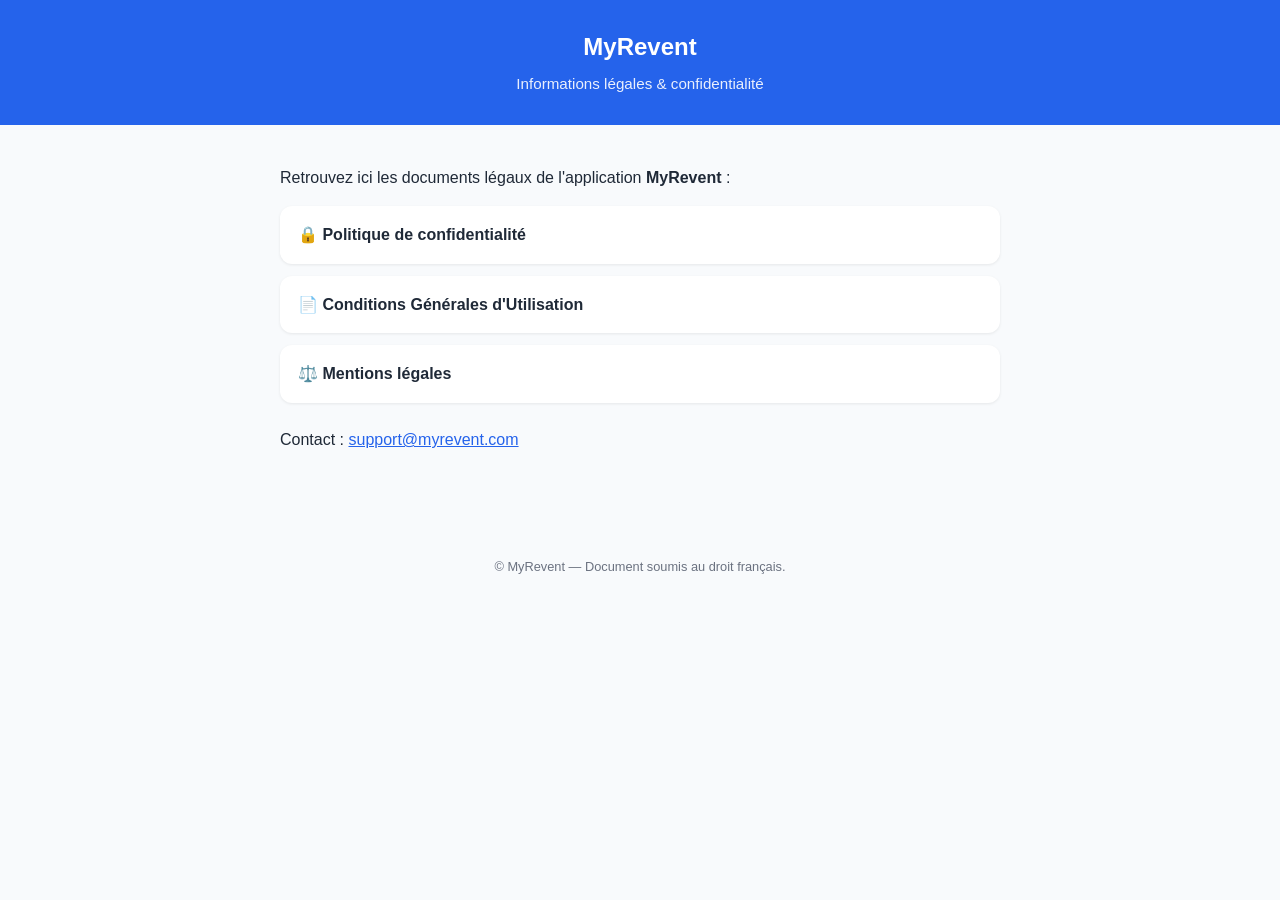
<file: index.html>
<!DOCTYPE html>
<html lang="fr">
<head>
<meta charset="utf-8">
<meta name="viewport" content="width=device-width, initial-scale=1">
<title>MyRevent — Informations légales</title>
<link rel="stylesheet" href="style.css">
</head>
<body>
<header>
  <h1>MyRevent</h1>
  <p>Informations légales &amp; confidentialité</p>
</header>
<main>
  <p>Retrouvez ici les documents légaux de l'application <strong>MyRevent</strong> :</p>
  <nav class="menu">
    <a href="confidentialite.html">🔒 Politique de confidentialité</a>
    <a href="cgu.html">📄 Conditions Générales d'Utilisation</a>
    <a href="mentions-legales.html">⚖️ Mentions légales</a>
  </nav>
  <p style="margin-top:24px">Contact : <a href="mailto:support@myrevent.com">support@myrevent.com</a></p>
</main>
<footer>© MyRevent — Document soumis au droit français.</footer>
</body>
</html>
</file>
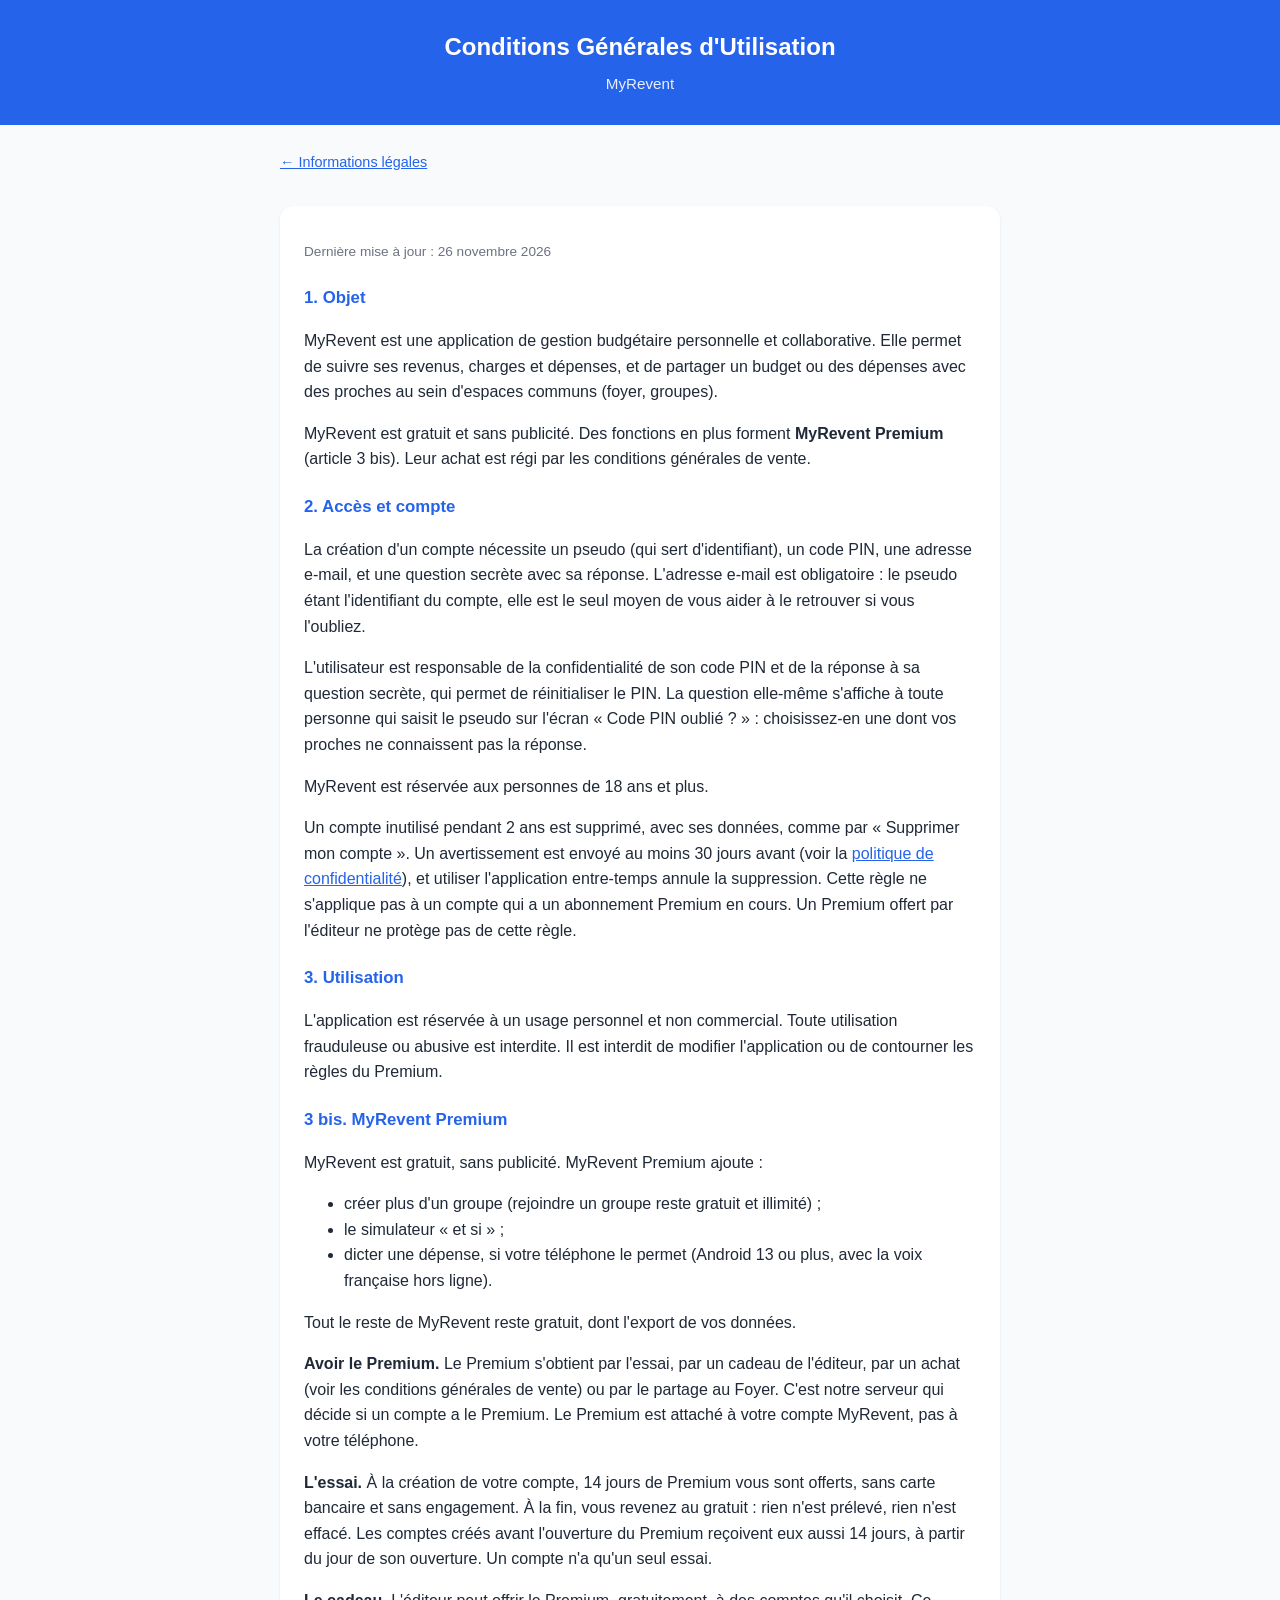
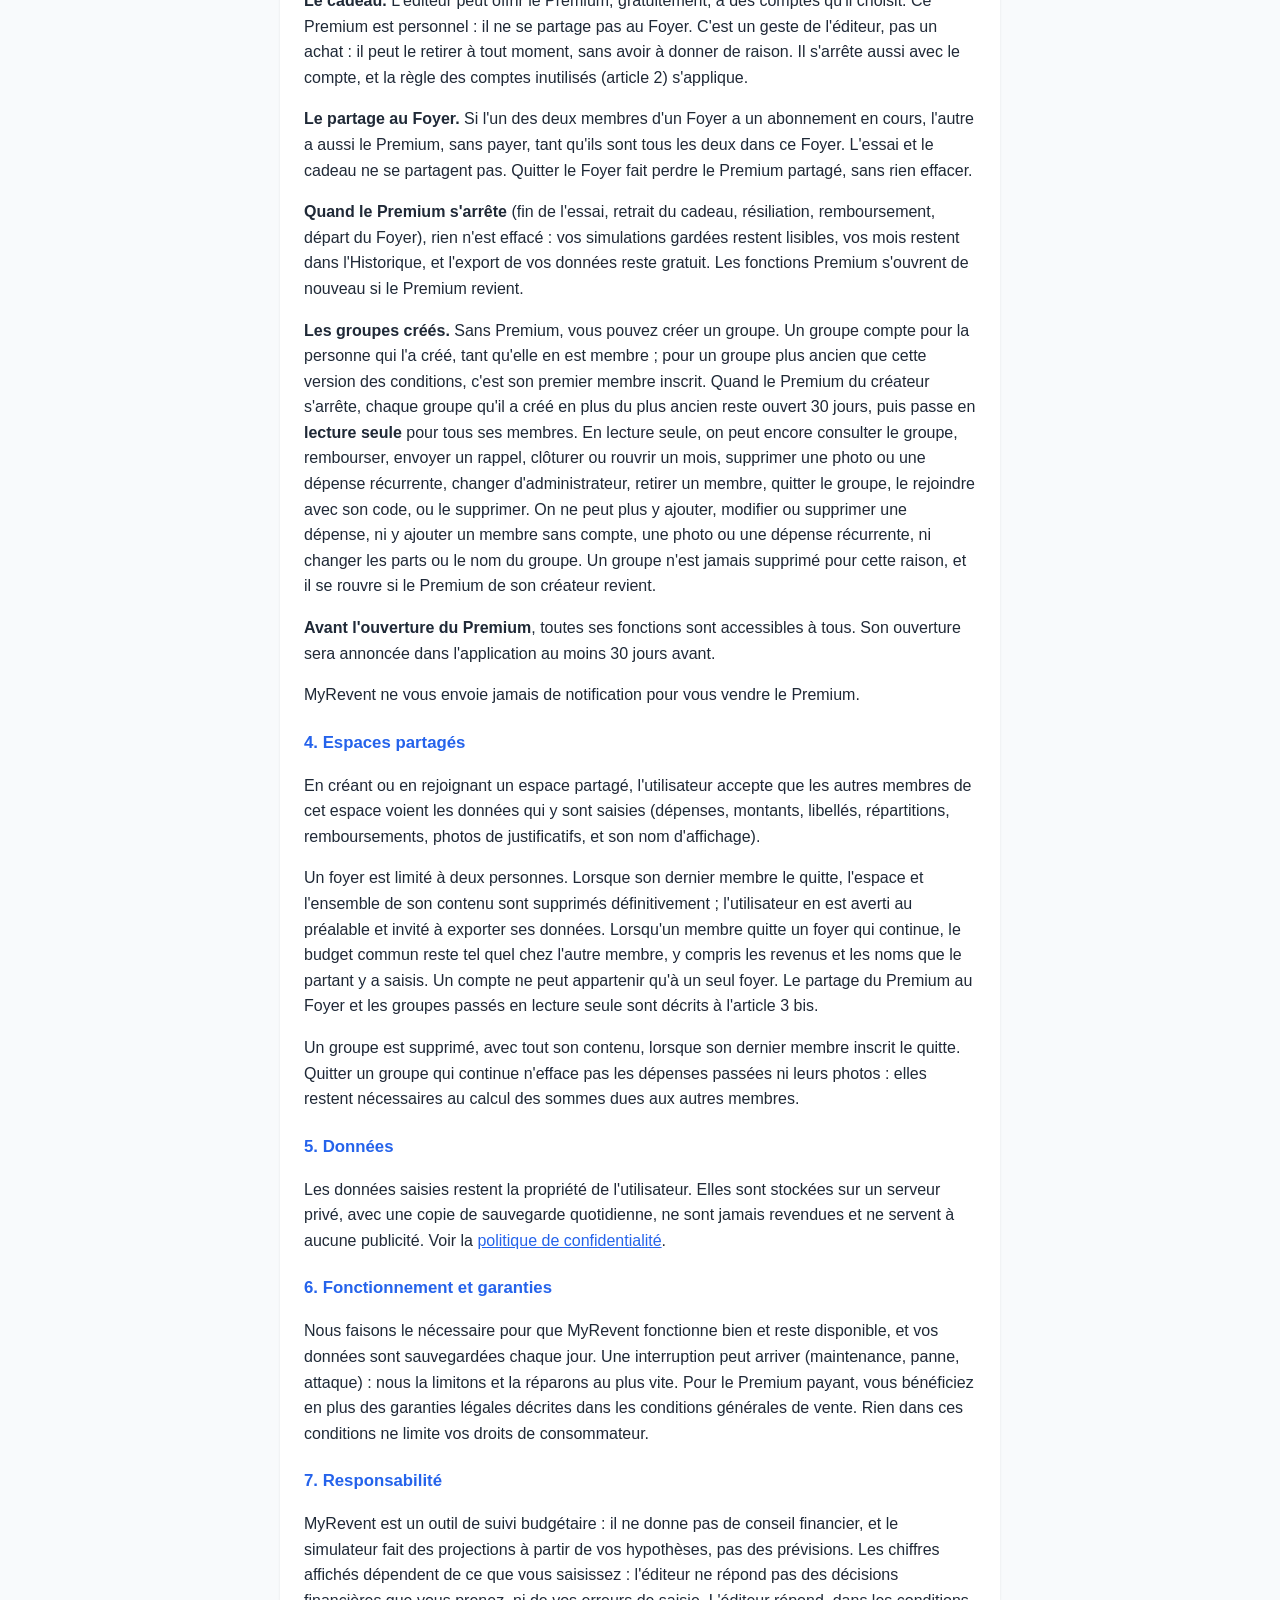
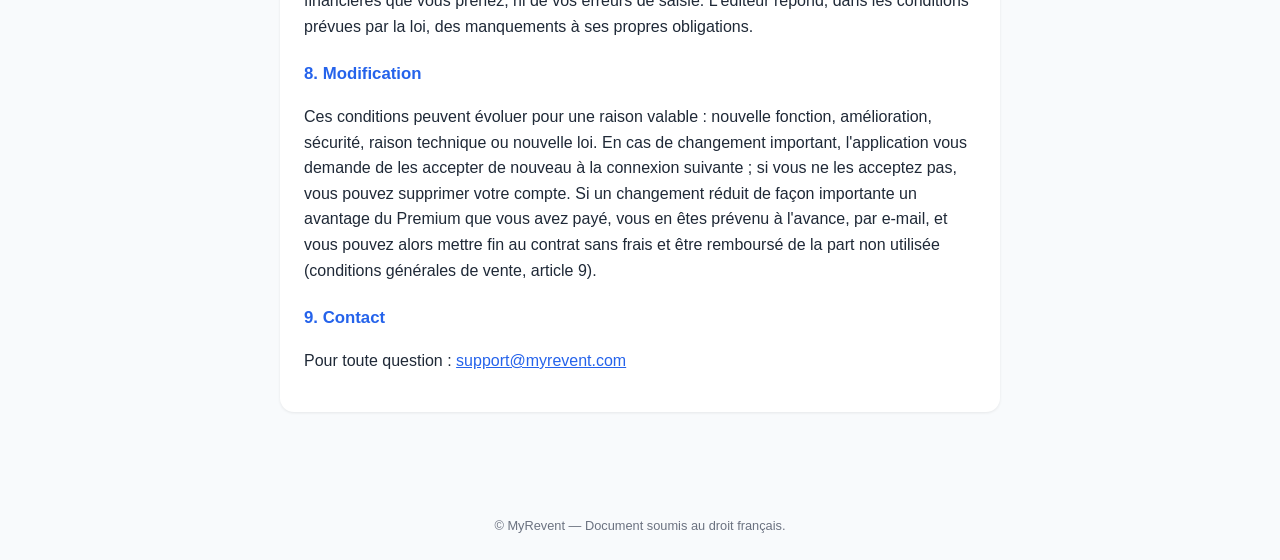
<file: cgu.html>
<!DOCTYPE html>
<html lang="fr">
<head>
<meta charset="utf-8">
<meta name="viewport" content="width=device-width, initial-scale=1">
<title>MyRevent — Conditions Générales d'Utilisation</title>
<link rel="stylesheet" href="style.css">
</head>
<body>
<header>
  <h1>Conditions Générales d'Utilisation</h1>
  <p>MyRevent</p>
</header>
<main>
  <a class="back" href="index.html">← Informations légales</a>
  <div class="card">
    <p class="maj">Dernière mise à jour : 26 novembre 2026</p>

    <h2>1. Objet</h2>
    <p>MyRevent est une application de gestion budgétaire personnelle et collaborative. Elle permet
       de suivre ses revenus, charges et dépenses, et de partager un budget ou des dépenses avec des
       proches au sein d'espaces communs (foyer, groupes).</p>
    <p>MyRevent est gratuit et sans publicité. Des fonctions en plus forment
       <strong>MyRevent Premium</strong> (article 3 bis). Leur achat est régi par les conditions
       générales de vente.</p>

    <h2>2. Accès et compte</h2>
    <p>La création d'un compte nécessite un pseudo (qui sert d'identifiant), un code PIN, une
       adresse e-mail, et une question secrète avec sa réponse. L'adresse e-mail est obligatoire :
       le pseudo étant l'identifiant du compte, elle est le seul moyen de vous aider à le retrouver
       si vous l'oubliez.</p>
    <p>L'utilisateur est responsable de la confidentialité de son code PIN et de la réponse à sa
       question secrète, qui permet de réinitialiser le PIN. La question elle-même s'affiche à
       toute personne qui saisit le pseudo sur l'écran « Code PIN oublié ? » : choisissez-en une
       dont vos proches ne connaissent pas la réponse.</p>
    <p>MyRevent est réservée aux personnes de 18 ans et plus.</p>
    <p>Un compte inutilisé pendant 2 ans est supprimé, avec ses données, comme par « Supprimer
       mon compte ». Un avertissement est envoyé au moins 30 jours avant (voir la
       <a href="confidentialite.html">politique de confidentialité</a>), et utiliser
       l'application entre-temps annule la suppression. Cette règle ne s'applique pas à un
       compte qui a un abonnement Premium en cours. Un Premium offert par l'éditeur ne protège
       pas de cette règle.</p>

    <h2>3. Utilisation</h2>
    <p>L'application est réservée à un usage personnel et non commercial. Toute utilisation
       frauduleuse ou abusive est interdite. Il est interdit de modifier l'application ou de
       contourner les règles du Premium.</p>

    <h2>3 bis. MyRevent Premium</h2>
    <p>MyRevent est gratuit, sans publicité. MyRevent Premium ajoute :</p>
    <ul>
      <li>créer plus d'un groupe (rejoindre un groupe reste gratuit et illimité) ;</li>
      <li>le simulateur « et si » ;</li>
      <li>dicter une dépense, si votre téléphone le permet (Android 13 ou plus, avec la voix
          française hors ligne).</li>
    </ul>
    <p>Tout le reste de MyRevent reste gratuit, dont l'export de vos données.</p>
    <p><strong>Avoir le Premium.</strong> Le Premium s'obtient par l'essai, par un cadeau de
       l'éditeur, par un achat (voir les conditions générales de vente) ou par le partage au
       Foyer. C'est notre serveur qui décide si un compte a le Premium. Le Premium est attaché à
       votre compte MyRevent, pas à votre téléphone.</p>
    <p><strong>L'essai.</strong> À la création de votre compte, 14 jours de Premium vous sont
       offerts, sans carte bancaire et sans engagement. À la fin, vous revenez au gratuit : rien
       n'est prélevé, rien n'est effacé. Les comptes créés avant l'ouverture du Premium reçoivent
       eux aussi 14 jours, à partir du jour de son ouverture. Un compte n'a qu'un seul essai.</p>
    <p><strong>Le cadeau.</strong> L'éditeur peut offrir le Premium, gratuitement, à des comptes
       qu'il choisit. Ce Premium est personnel : il ne se partage pas au Foyer. C'est un geste de
       l'éditeur, pas un achat : il peut le retirer à tout moment, sans avoir à donner de raison.
       Il s'arrête aussi avec le compte, et la règle des comptes inutilisés (article 2)
       s'applique.</p>
    <p><strong>Le partage au Foyer.</strong> Si l'un des deux membres d'un Foyer a un abonnement
       en cours, l'autre a aussi le Premium, sans payer, tant qu'ils sont tous les deux dans ce
       Foyer. L'essai et le cadeau ne se partagent pas. Quitter le Foyer fait perdre le Premium
       partagé, sans rien effacer.</p>
    <p><strong>Quand le Premium s'arrête</strong> (fin de l'essai, retrait du cadeau,
       résiliation, remboursement, départ du Foyer), rien n'est effacé : vos simulations gardées
       restent lisibles, vos mois restent dans l'Historique, et l'export de vos données reste
       gratuit. Les fonctions Premium s'ouvrent de nouveau si le Premium revient.</p>
    <p><strong>Les groupes créés.</strong> Sans Premium, vous pouvez créer un groupe. Un groupe
       compte pour la personne qui l'a créé, tant qu'elle en est membre ; pour un groupe plus
       ancien que cette version des conditions, c'est son premier membre inscrit. Quand le
       Premium du créateur s'arrête, chaque groupe qu'il a créé en plus du plus ancien reste
       ouvert 30 jours, puis passe en <strong>lecture seule</strong> pour tous ses membres. En
       lecture seule, on peut encore consulter le groupe, rembourser, envoyer un rappel, clôturer
       ou rouvrir un mois, supprimer une photo ou une dépense récurrente, changer
       d'administrateur, retirer un membre, quitter le groupe, le rejoindre avec son code, ou le
       supprimer. On ne peut plus y ajouter, modifier ou supprimer une dépense, ni y ajouter un
       membre sans compte, une photo ou une dépense récurrente, ni changer les parts ou le nom du
       groupe. Un groupe n'est jamais supprimé pour cette raison, et il se rouvre si le Premium de
       son créateur revient.</p>
    <p><strong>Avant l'ouverture du Premium</strong>, toutes ses fonctions sont accessibles à
       tous. Son ouverture sera annoncée dans l'application au moins 30 jours avant.</p>
    <p>MyRevent ne vous envoie jamais de notification pour vous vendre le Premium.</p>

    <h2>4. Espaces partagés</h2>
    <p>En créant ou en rejoignant un espace partagé, l'utilisateur accepte que les autres membres de
       cet espace voient les données qui y sont saisies (dépenses, montants, libellés, répartitions,
       remboursements, photos de justificatifs, et son nom d'affichage).</p>
    <p>Un foyer est limité à deux personnes. Lorsque son dernier membre le quitte, l'espace et
       l'ensemble de son contenu sont supprimés définitivement ; l'utilisateur en est averti au
       préalable et invité à exporter ses données. Lorsqu'un membre quitte un foyer qui continue,
       le budget commun reste tel quel chez l'autre membre, y compris les revenus et les noms que
       le partant y a saisis. Un compte ne peut appartenir qu'à un seul foyer. Le partage du
       Premium au Foyer et les groupes passés en lecture seule sont décrits à
       l'article 3 bis.</p>
    <p>Un groupe est supprimé, avec tout son contenu, lorsque son dernier membre inscrit le quitte.
       Quitter un groupe qui continue n'efface pas les dépenses passées ni leurs photos : elles
       restent nécessaires au calcul des sommes dues aux autres membres.</p>

    <h2>5. Données</h2>
    <p>Les données saisies restent la propriété de l'utilisateur. Elles sont stockées sur un serveur
       privé, avec une copie de sauvegarde quotidienne, ne sont jamais revendues et ne servent à
       aucune publicité. Voir la <a href="confidentialite.html">politique de confidentialité</a>.</p>

    <h2>6. Fonctionnement et garanties</h2>
    <p>Nous faisons le nécessaire pour que MyRevent fonctionne bien et reste disponible, et vos
       données sont sauvegardées chaque jour. Une interruption peut arriver (maintenance, panne,
       attaque) : nous la limitons et la réparons au plus vite. Pour le Premium payant, vous
       bénéficiez en plus des garanties légales décrites dans les conditions générales de vente.
       Rien dans ces conditions ne limite vos droits de consommateur.</p>

    <h2>7. Responsabilité</h2>
    <p>MyRevent est un outil de suivi budgétaire : il ne donne pas de conseil financier, et le
       simulateur fait des projections à partir de vos hypothèses, pas des prévisions. Les
       chiffres affichés dépendent de ce que vous saisissez : l'éditeur ne répond pas des
       décisions financières que vous prenez, ni de vos erreurs de saisie. L'éditeur répond, dans
       les conditions prévues par la loi, des manquements à ses propres obligations.</p>

    <h2>8. Modification</h2>
    <p>Ces conditions peuvent évoluer pour une raison valable : nouvelle fonction, amélioration,
       sécurité, raison technique ou nouvelle loi. En cas de changement important, l'application
       vous demande de les accepter de nouveau à la connexion suivante ; si vous ne les acceptez
       pas, vous pouvez supprimer votre compte. Si un changement réduit de façon importante un
       avantage du Premium que vous avez payé, vous en êtes prévenu à l'avance, par e-mail, et
       vous pouvez alors mettre fin au contrat sans frais et être remboursé de la part non
       utilisée (conditions générales de vente, article 9).</p>

    <h2>9. Contact</h2>
    <p>Pour toute question : <a href="mailto:support@myrevent.com">support@myrevent.com</a></p>
  </div>
</main>
<footer>© MyRevent — Document soumis au droit français.</footer>
</body>
</html>
</file>
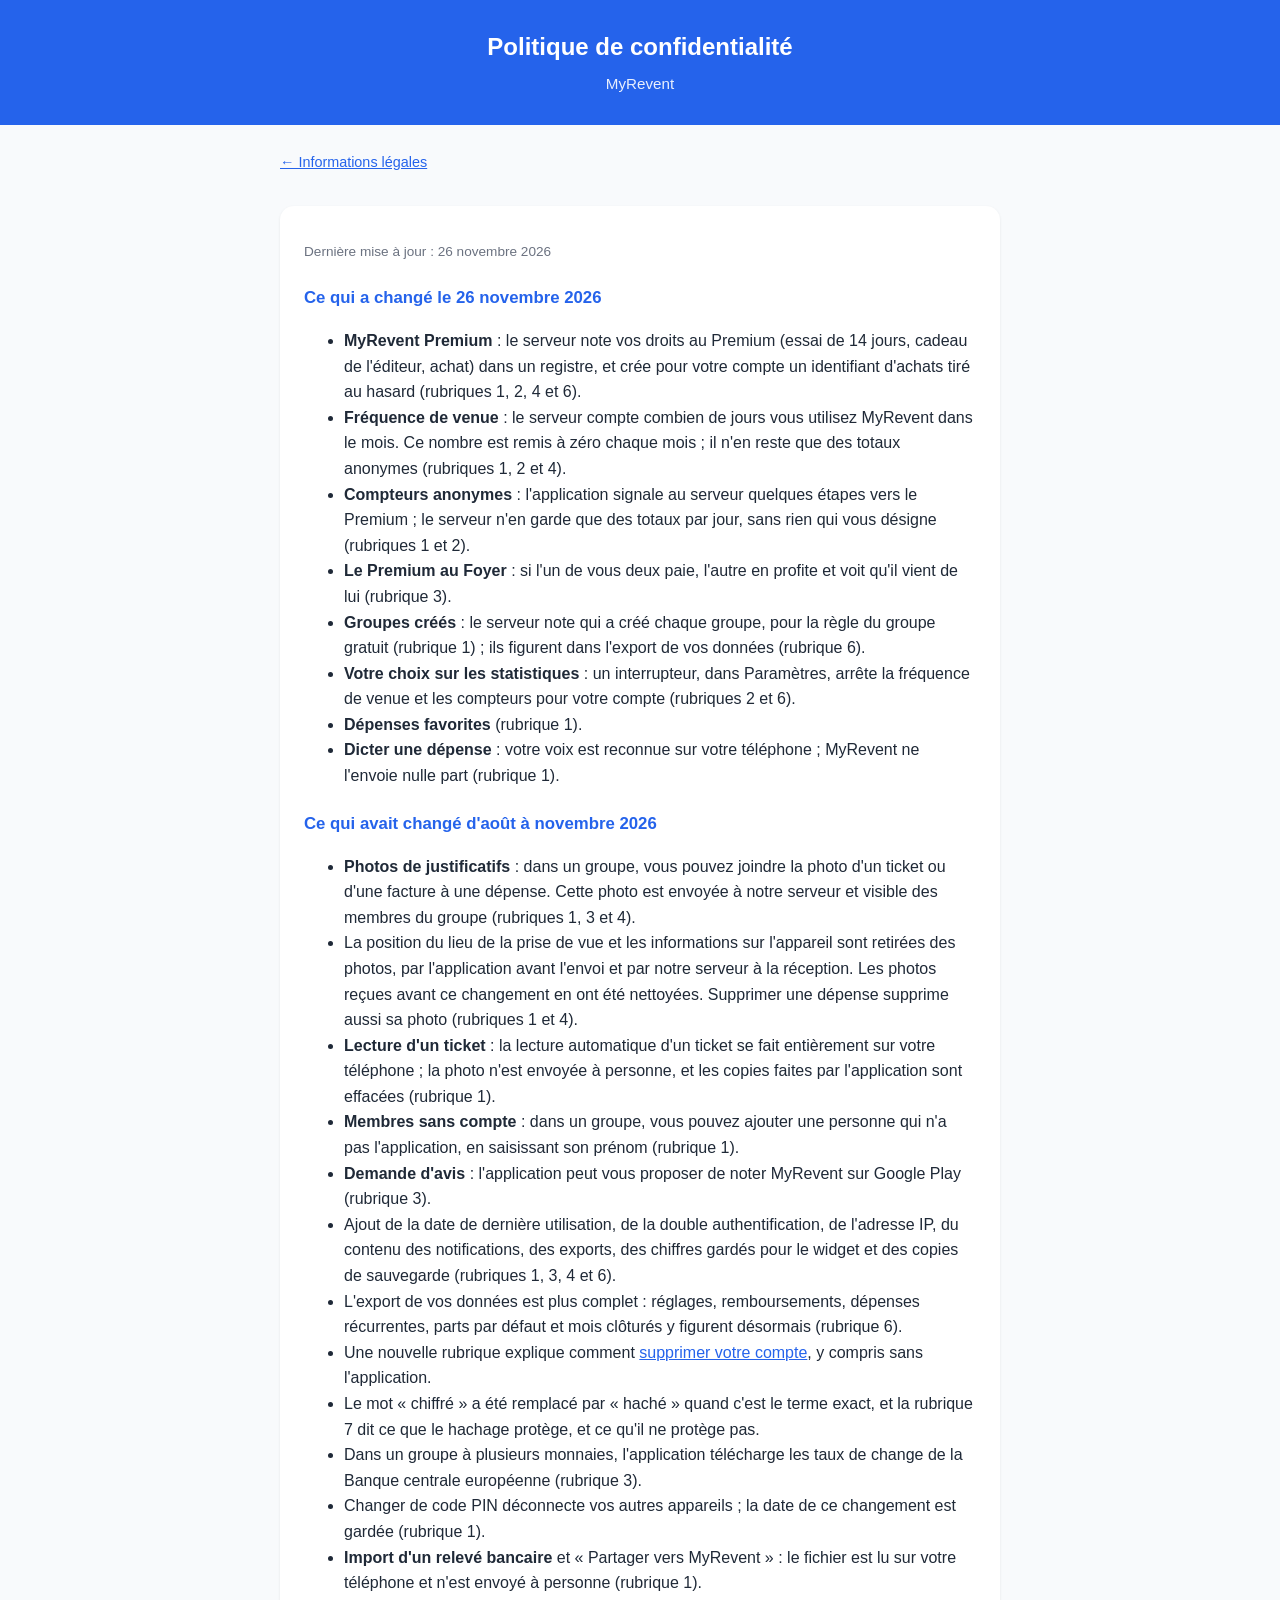
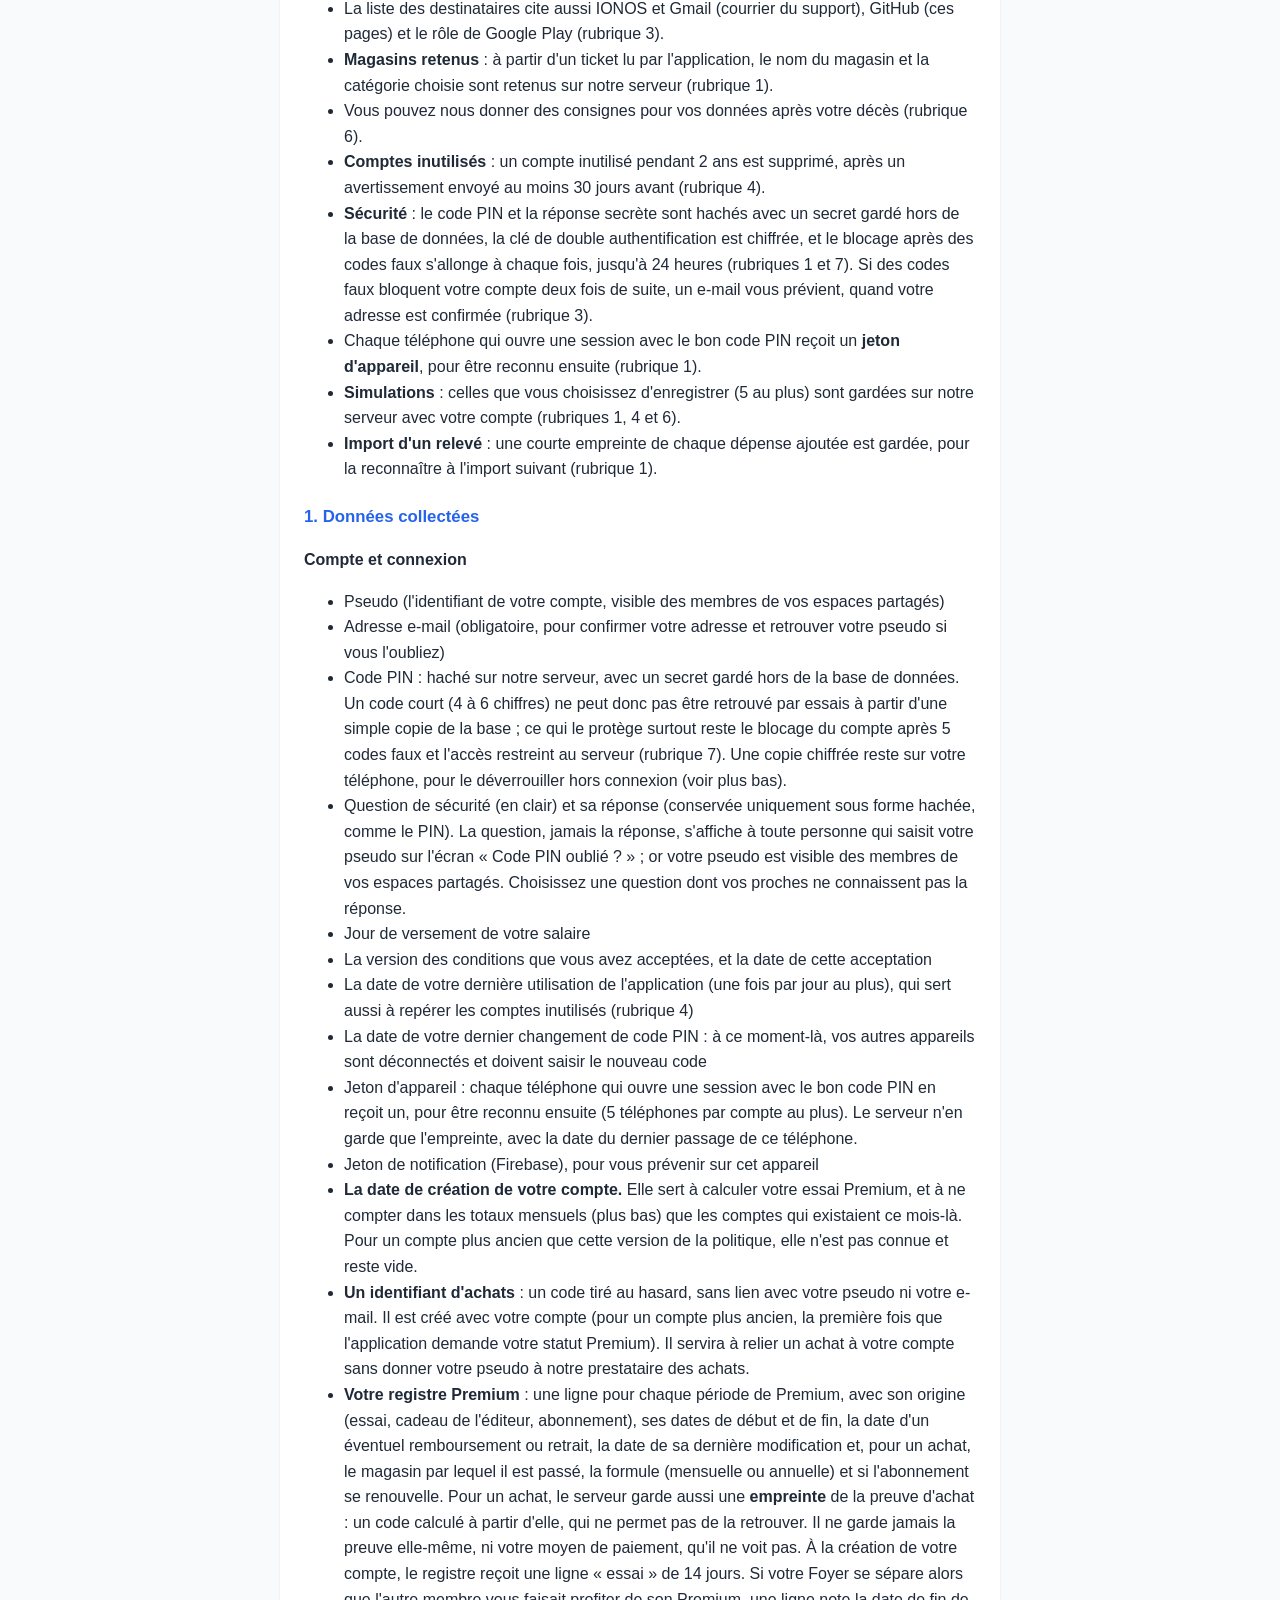
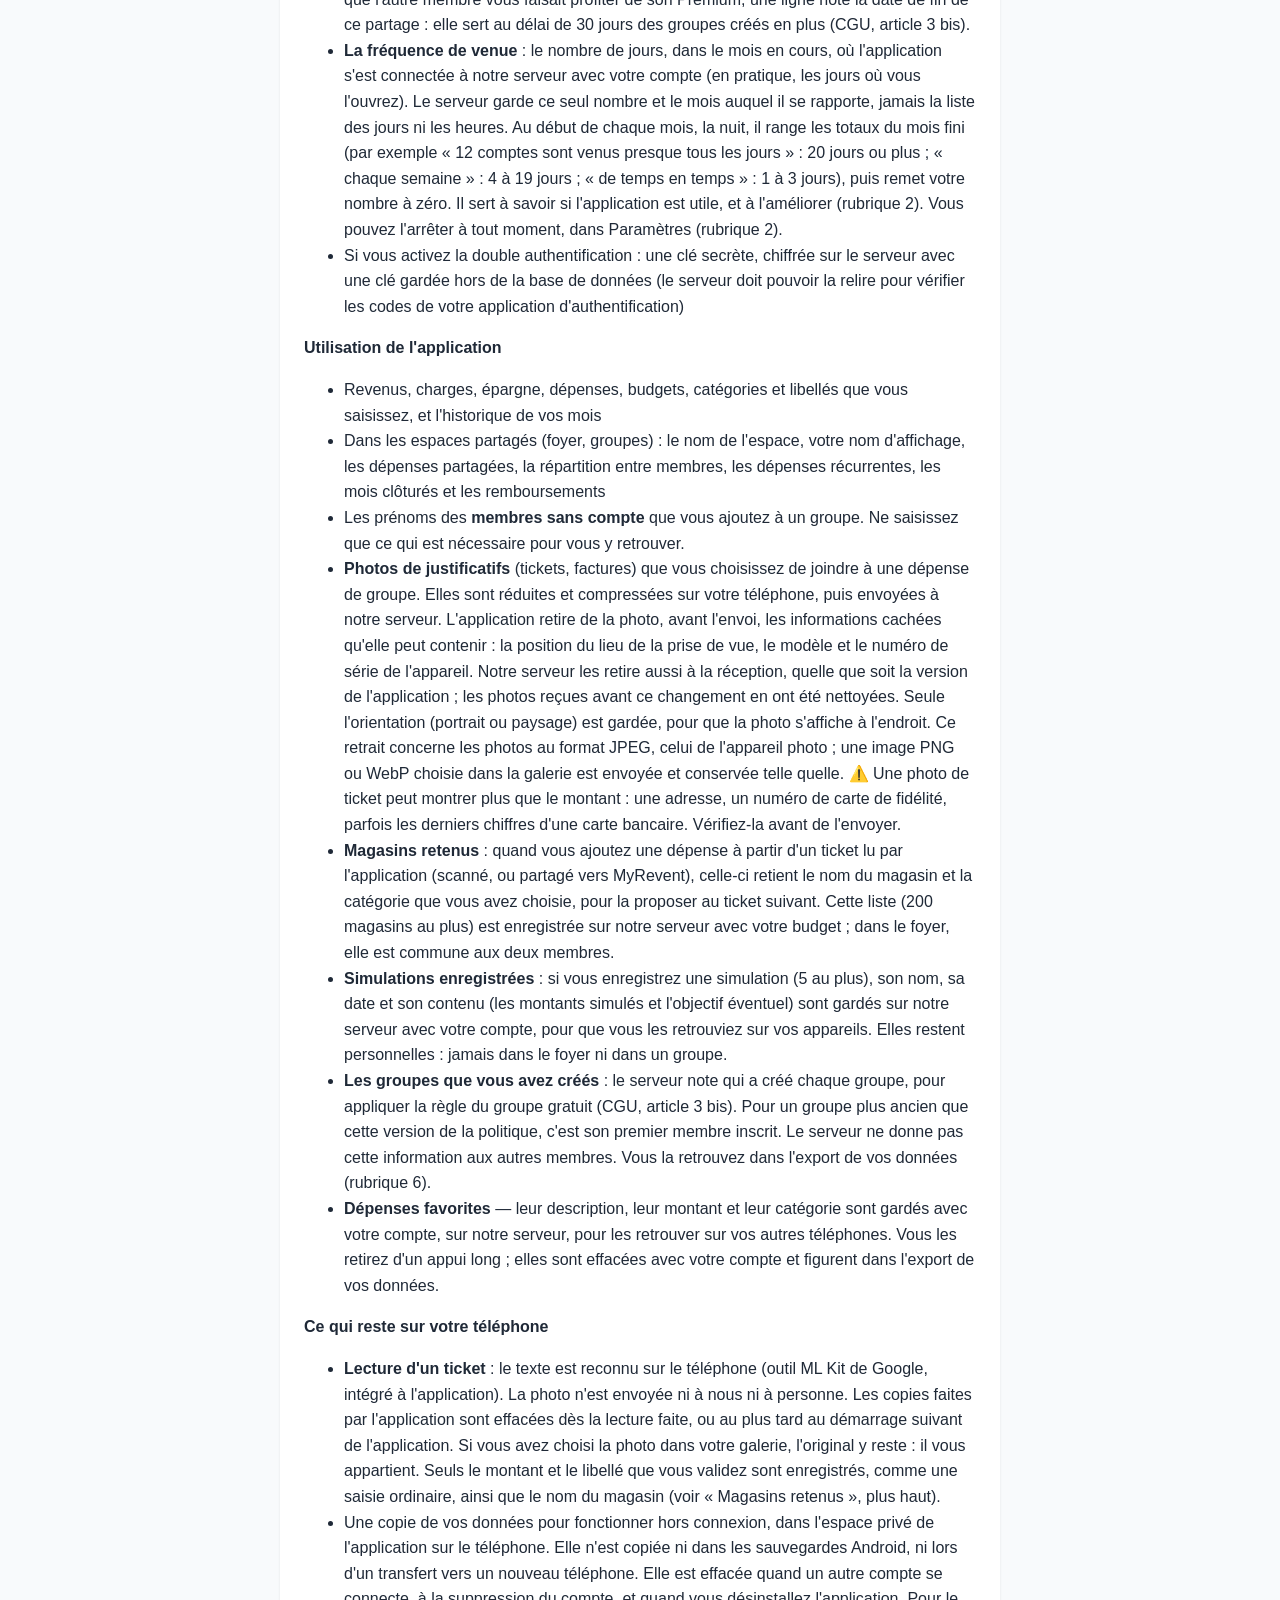
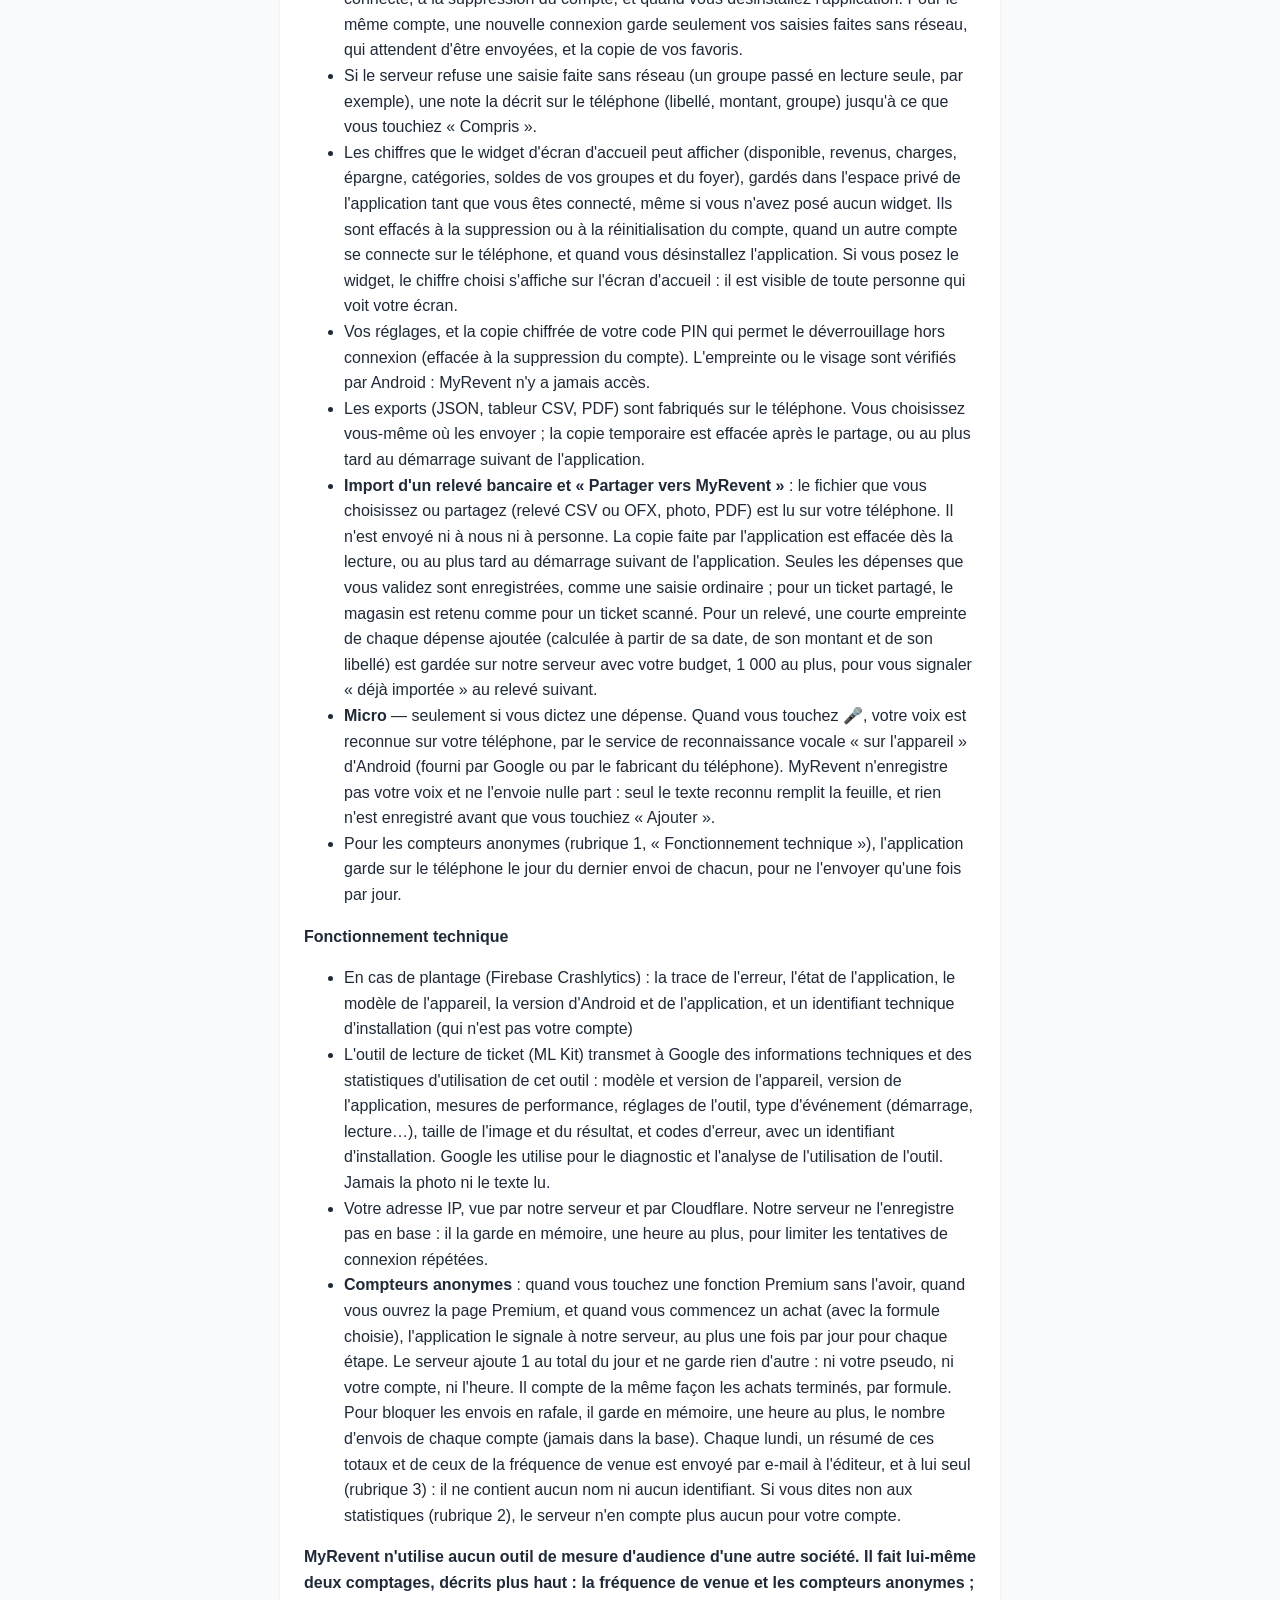
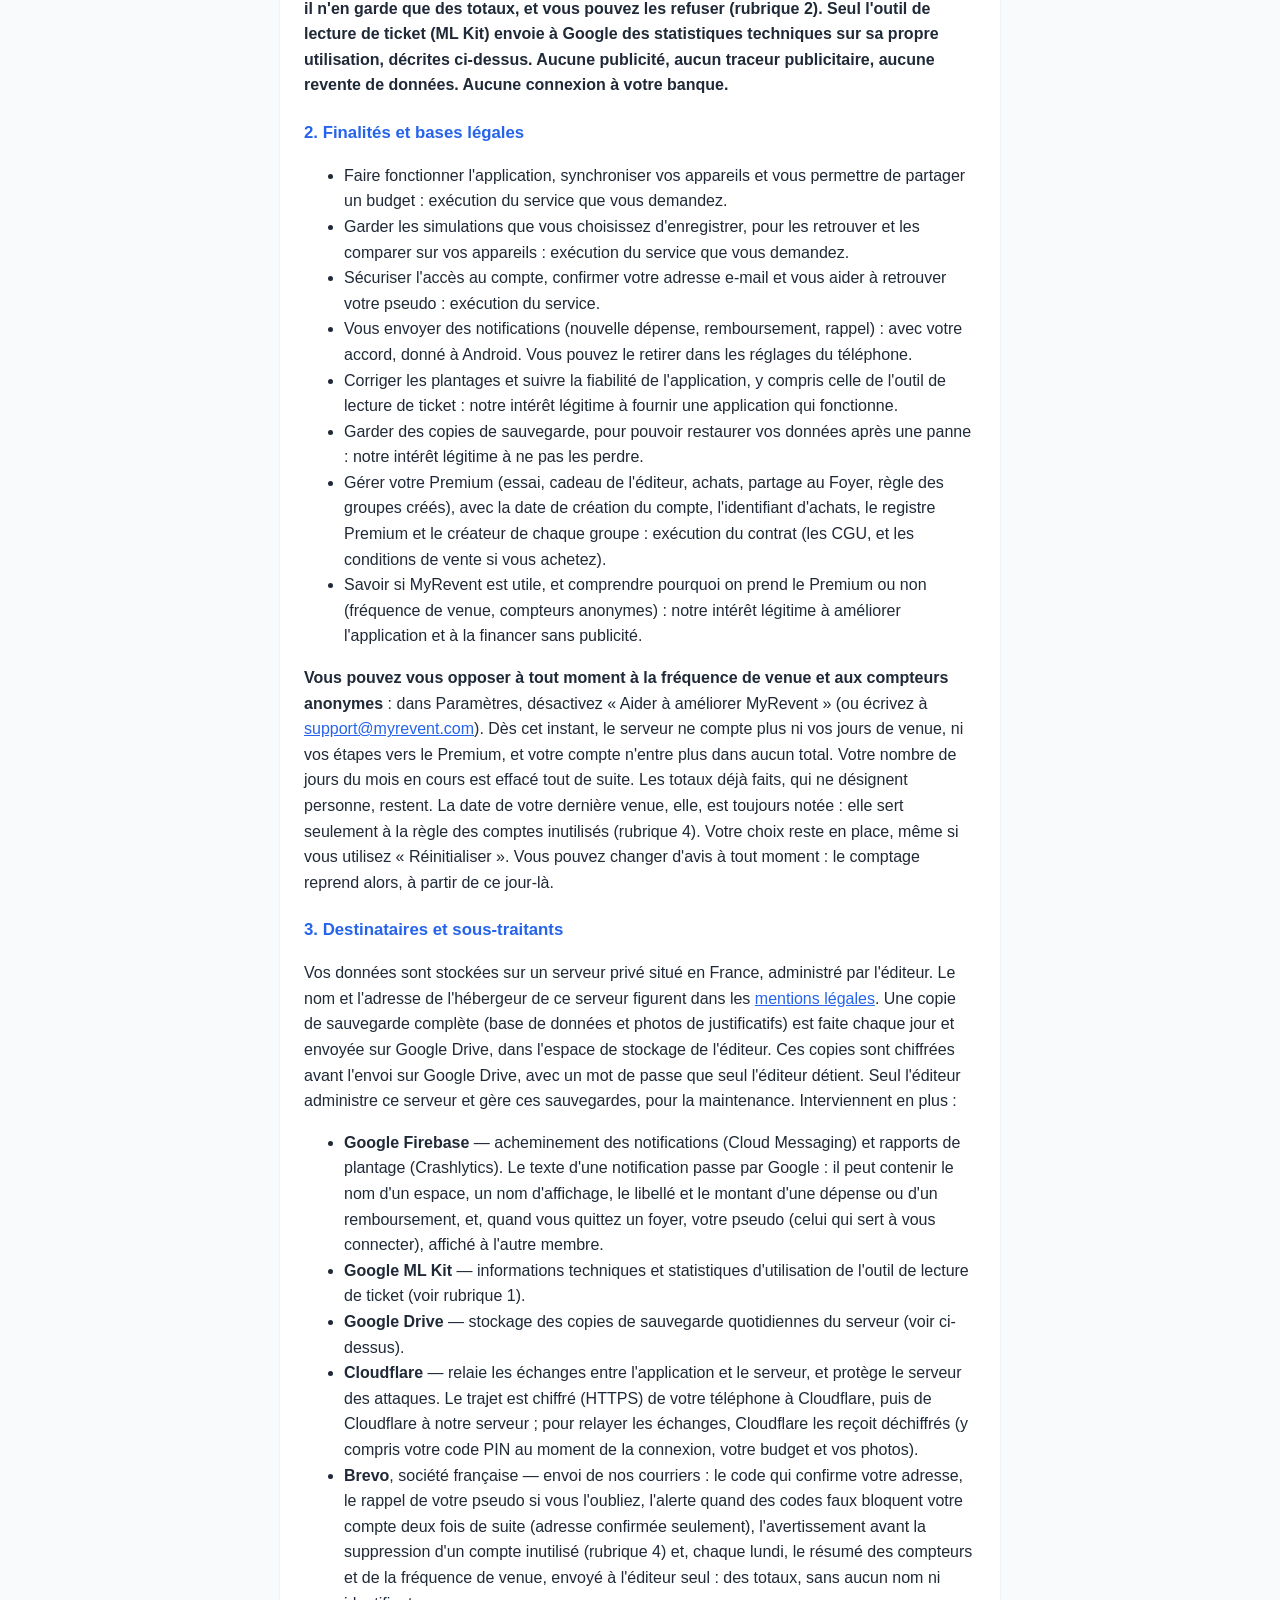
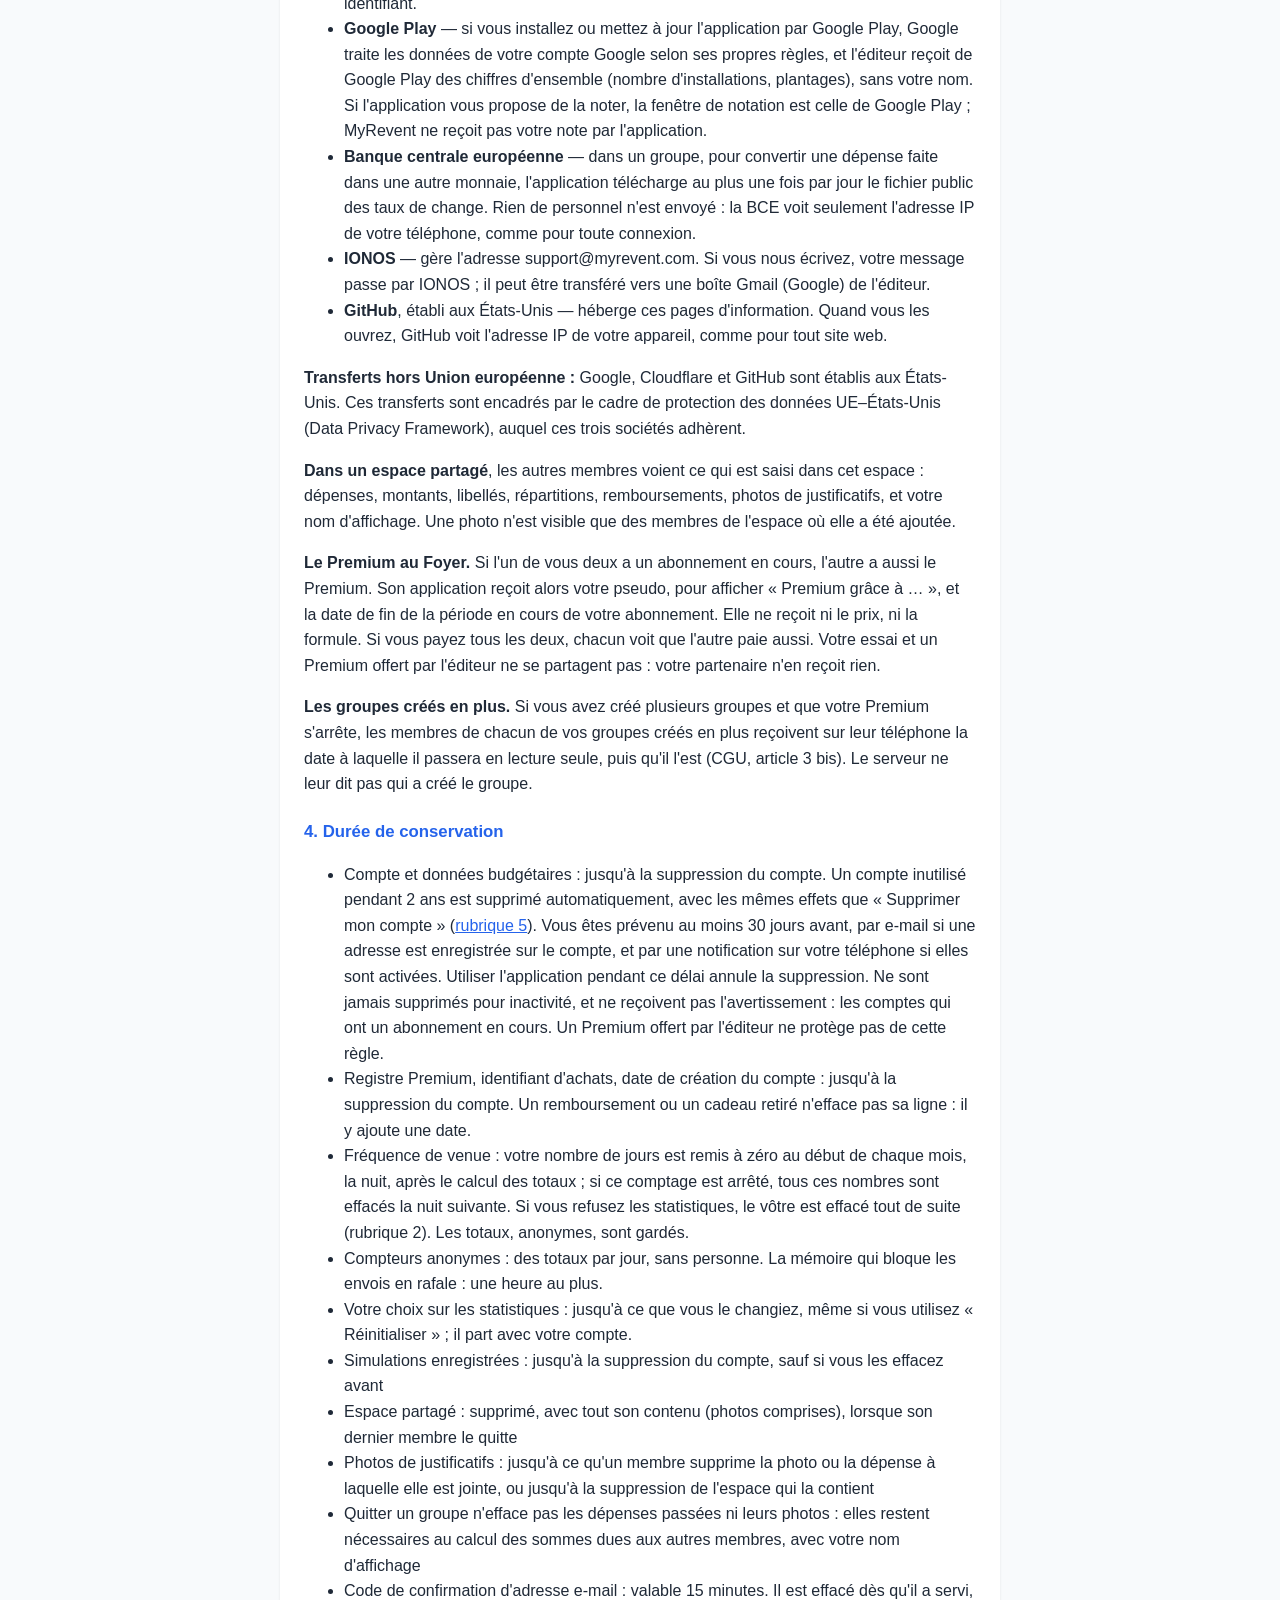
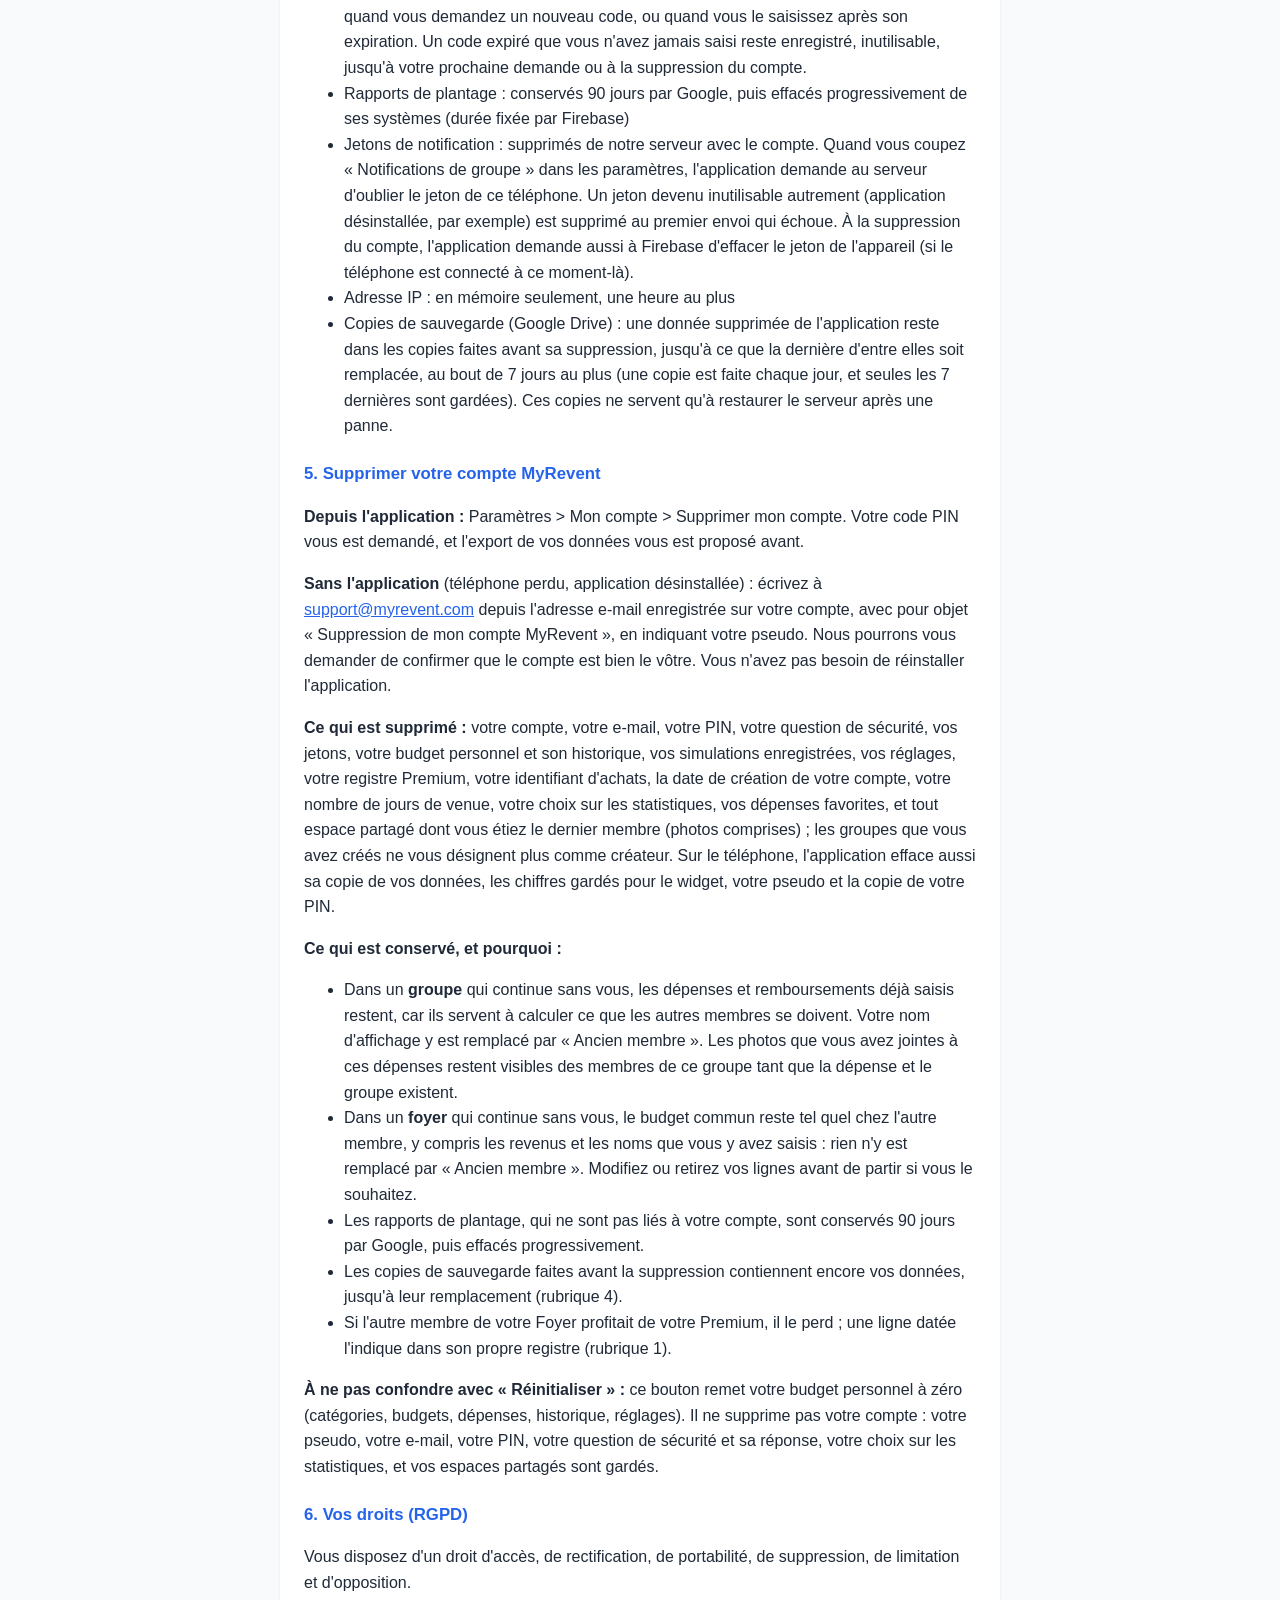
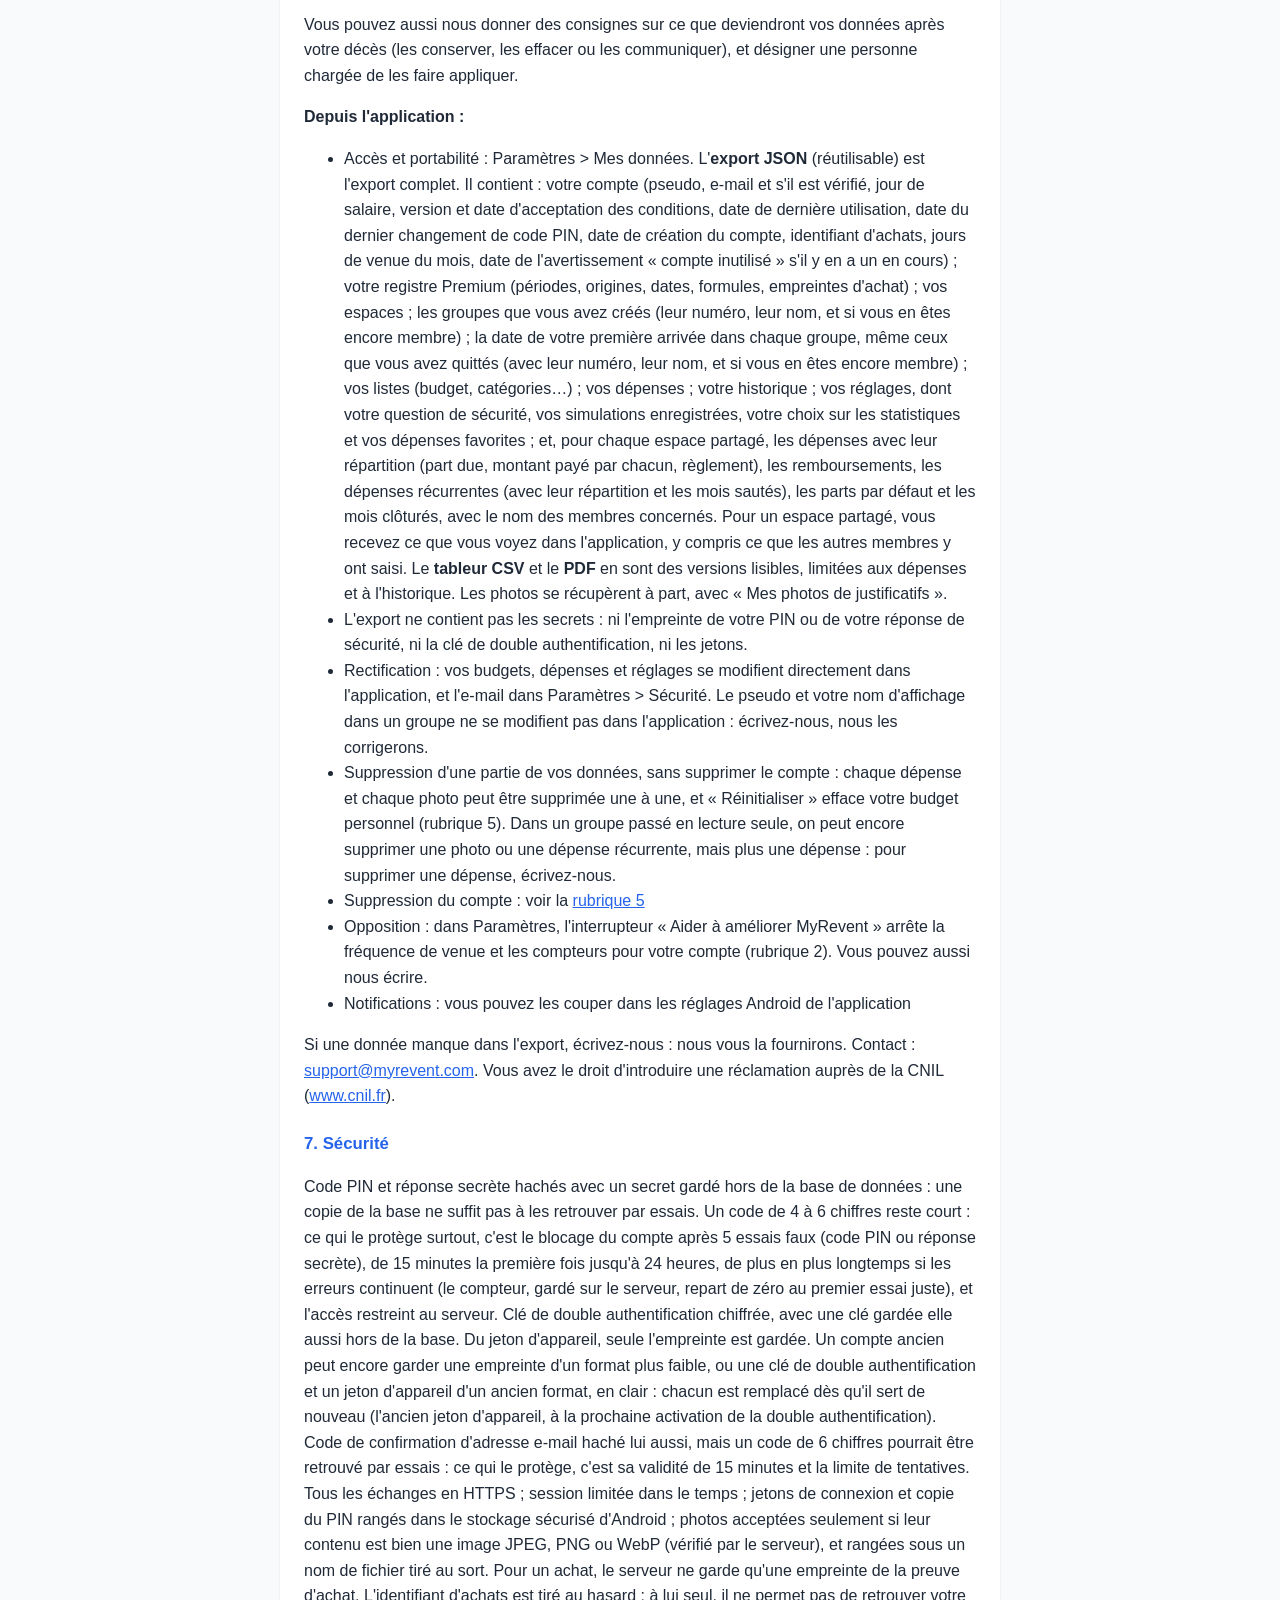
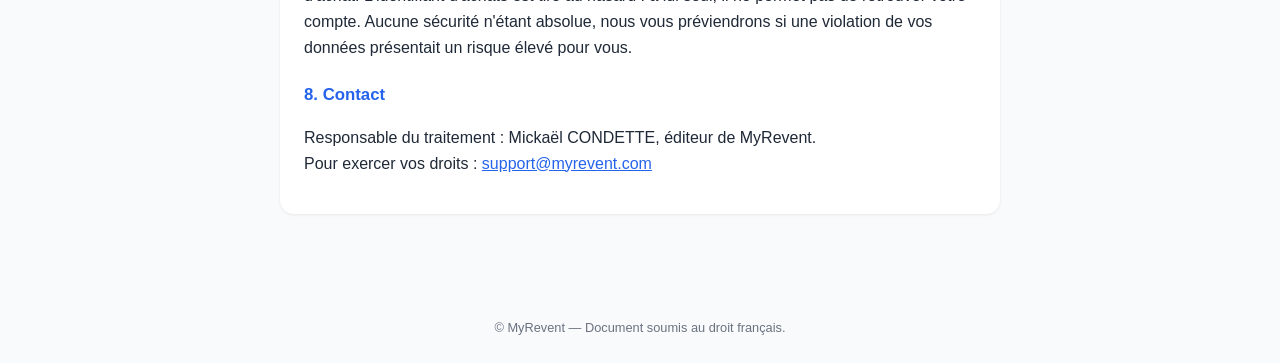
<file: confidentialite.html>
<!DOCTYPE html>
<html lang="fr">
<head>
<meta charset="utf-8">
<meta name="viewport" content="width=device-width, initial-scale=1">
<title>MyRevent — Politique de confidentialité</title>
<link rel="stylesheet" href="style.css">
</head>
<body>
<header>
  <h1>Politique de confidentialité</h1>
  <p>MyRevent</p>
</header>
<main>
  <a class="back" href="index.html">← Informations légales</a>
  <div class="card">
    <p class="maj">Dernière mise à jour : 26 novembre 2026</p>

    <h2>Ce qui a changé le 26 novembre 2026</h2>
    <ul>
      <li><strong>MyRevent Premium</strong> : le serveur note vos droits au Premium (essai de
          14 jours, cadeau de l'éditeur, achat) dans un registre, et crée pour votre compte un
          identifiant d'achats tiré au hasard (rubriques 1, 2, 4 et 6).</li>
      <li><strong>Fréquence de venue</strong> : le serveur compte combien de jours vous utilisez
          MyRevent dans le mois. Ce nombre est remis à zéro chaque mois ; il n'en reste que des
          totaux anonymes (rubriques 1, 2 et 4).</li>
      <li><strong>Compteurs anonymes</strong> : l'application signale au serveur quelques étapes
          vers le Premium ; le serveur n'en garde que des totaux par jour, sans rien qui vous
          désigne (rubriques 1 et 2).</li>
      <li><strong>Le Premium au Foyer</strong> : si l'un de vous deux paie, l'autre en profite et
          voit qu'il vient de lui (rubrique 3).</li>
      <li><strong>Groupes créés</strong> : le serveur note qui a créé chaque groupe, pour la règle
          du groupe gratuit (rubrique 1) ; ils figurent dans l'export de vos données
          (rubrique 6).</li>
      <li><strong>Votre choix sur les statistiques</strong> : un interrupteur, dans Paramètres,
          arrête la fréquence de venue et les compteurs pour votre compte (rubriques 2 et 6).</li>
      <li><strong>Dépenses favorites</strong> (rubrique 1).</li>
      <li><strong>Dicter une dépense</strong> : votre voix est reconnue sur votre téléphone ;
          MyRevent ne l'envoie nulle part (rubrique 1).</li>
    </ul>

    <h2>Ce qui avait changé d'août à novembre 2026</h2>
    <ul>
      <li><strong>Photos de justificatifs</strong> : dans un groupe, vous pouvez joindre la photo
          d'un ticket ou d'une facture à une dépense. Cette photo est envoyée à notre serveur et
          visible des membres du groupe (rubriques 1, 3 et 4).</li>
      <li>La position du lieu de la prise de vue et les informations sur l'appareil sont retirées
          des photos, par l'application avant l'envoi et par notre serveur à la réception. Les
          photos reçues avant ce changement en ont été nettoyées. Supprimer une dépense supprime
          aussi sa photo (rubriques 1 et 4).</li>
      <li><strong>Lecture d'un ticket</strong> : la lecture automatique d'un ticket se fait
          entièrement sur votre téléphone ; la photo n'est envoyée à personne, et les copies faites
          par l'application sont effacées (rubrique 1).</li>
      <li><strong>Membres sans compte</strong> : dans un groupe, vous pouvez ajouter une personne
          qui n'a pas l'application, en saisissant son prénom (rubrique 1).</li>
      <li><strong>Demande d'avis</strong> : l'application peut vous proposer de noter MyRevent sur
          Google Play (rubrique 3).</li>
      <li>Ajout de la date de dernière utilisation, de la double authentification, de l'adresse IP,
          du contenu des notifications, des exports, des chiffres gardés pour le widget et des
          copies de sauvegarde (rubriques 1, 3, 4 et 6).</li>
      <li>L'export de vos données est plus complet : réglages, remboursements, dépenses
          récurrentes, parts par défaut et mois clôturés y figurent désormais (rubrique 6).</li>
      <li>Une nouvelle rubrique explique comment <a href="#suppression">supprimer votre compte</a>,
          y compris sans l'application.</li>
      <li>Le mot « chiffré » a été remplacé par « haché » quand c'est le terme exact, et la
          rubrique 7 dit ce que le hachage protège, et ce qu'il ne protège pas.</li>
      <li>Dans un groupe à plusieurs monnaies, l'application télécharge les taux de change de la
          Banque centrale européenne (rubrique 3).</li>
      <li>Changer de code PIN déconnecte vos autres appareils ; la date de ce changement est
          gardée (rubrique 1).</li>
      <li><strong>Import d'un relevé bancaire</strong> et « Partager vers MyRevent » : le fichier
          est lu sur votre téléphone et n'est envoyé à personne (rubrique 1).</li>
      <li>La liste des destinataires cite aussi IONOS et Gmail (courrier du support), GitHub
          (ces pages) et le rôle de Google Play (rubrique 3).</li>
      <li><strong>Magasins retenus</strong> : à partir d'un ticket lu par l'application, le nom
          du magasin et la catégorie choisie sont retenus sur notre serveur (rubrique 1).</li>
      <li>Vous pouvez nous donner des consignes pour vos données après votre décès
          (rubrique 6).</li>
      <li><strong>Comptes inutilisés</strong> : un compte inutilisé pendant 2 ans est
          supprimé, après un avertissement envoyé au moins 30 jours avant (rubrique 4).</li>
      <li><strong>Sécurité</strong> : le code PIN et la réponse secrète sont hachés avec un
          secret gardé hors de la base de données, la clé de double authentification est
          chiffrée, et le blocage après des codes faux s'allonge à chaque fois, jusqu'à
          24 heures (rubriques 1 et 7). Si des codes faux bloquent votre compte deux fois de
          suite, un e-mail vous prévient, quand votre adresse est confirmée (rubrique 3).</li>
      <li>Chaque téléphone qui ouvre une session avec le bon code PIN reçoit un
          <strong>jeton d'appareil</strong>, pour être reconnu ensuite (rubrique 1).</li>
      <li><strong>Simulations</strong> : celles que vous choisissez d'enregistrer (5 au plus)
          sont gardées sur notre serveur avec votre compte (rubriques 1, 4 et 6).</li>
      <li><strong>Import d'un relevé</strong> : une courte empreinte de chaque dépense ajoutée
          est gardée, pour la reconnaître à l'import suivant (rubrique 1).</li>
    </ul>

    <h2>1. Données collectées</h2>
    <p><strong>Compte et connexion</strong></p>
    <ul>
      <li>Pseudo (l'identifiant de votre compte, visible des membres de vos espaces partagés)</li>
      <li>Adresse e-mail (obligatoire, pour confirmer votre adresse et retrouver votre pseudo si
          vous l'oubliez)</li>
      <li>Code PIN : haché sur notre serveur, avec un secret gardé hors de la base de données. Un
          code court (4 à 6 chiffres) ne peut donc pas être retrouvé par essais à partir d'une
          simple copie de la base ; ce qui le protège surtout reste le blocage du compte après
          5 codes faux et l'accès restreint au serveur (rubrique 7). Une copie chiffrée reste sur
          votre téléphone, pour le déverrouiller hors connexion (voir plus bas).</li>
      <li>Question de sécurité (en clair) et sa réponse (conservée uniquement sous forme hachée,
          comme le PIN). La question, jamais la réponse, s'affiche à toute personne qui saisit votre pseudo sur
          l'écran « Code PIN oublié ? » ; or votre pseudo est visible des membres de vos espaces
          partagés. Choisissez une question dont vos proches ne connaissent pas la réponse.</li>
      <li>Jour de versement de votre salaire</li>
      <li>La version des conditions que vous avez acceptées, et la date de cette acceptation</li>
      <li>La date de votre dernière utilisation de l'application (une fois par jour au plus), qui
          sert aussi à repérer les comptes inutilisés (rubrique 4)</li>
      <li>La date de votre dernier changement de code PIN : à ce moment-là, vos autres appareils
          sont déconnectés et doivent saisir le nouveau code</li>
      <li>Jeton d'appareil : chaque téléphone qui ouvre une session avec le bon code PIN en
          reçoit un, pour être reconnu ensuite (5 téléphones par compte au plus). Le serveur n'en
          garde que l'empreinte, avec la date du dernier passage de ce téléphone.</li>
      <li>Jeton de notification (Firebase), pour vous prévenir sur cet appareil</li>
      <li><strong>La date de création de votre compte.</strong> Elle sert à calculer votre essai
          Premium, et à ne compter dans les totaux mensuels (plus bas) que les comptes qui
          existaient ce mois-là. Pour un compte plus ancien que cette version de la politique,
          elle n'est pas connue et reste vide.</li>
      <li><strong>Un identifiant d'achats</strong> : un code tiré au hasard, sans lien avec votre
          pseudo ni votre e-mail. Il est créé avec votre compte (pour un compte plus ancien, la
          première fois que l'application demande votre statut Premium). Il servira à relier un
          achat à votre compte sans donner votre pseudo à notre prestataire des achats.</li>
      <li><strong>Votre registre Premium</strong> : une ligne pour chaque période de Premium, avec
          son origine (essai, cadeau de l'éditeur, abonnement), ses dates de début et de fin, la
          date d'un éventuel remboursement ou retrait, la date de sa dernière modification et,
          pour un achat, le magasin par lequel il est passé, la formule (mensuelle ou annuelle)
          et si l'abonnement se renouvelle. Pour un achat, le serveur garde aussi une
          <strong>empreinte</strong> de la preuve d'achat : un code calculé à partir d'elle, qui
          ne permet pas de la retrouver. Il ne garde jamais la preuve elle-même, ni votre moyen
          de paiement, qu'il ne voit pas. À la création de votre compte, le registre reçoit une
          ligne « essai » de 14 jours. Si votre Foyer se sépare alors que l'autre membre vous
          faisait profiter de son Premium, une ligne note la date de fin de ce partage : elle
          sert au délai de 30 jours des groupes créés en plus (CGU, article 3 bis).</li>
      <li><strong>La fréquence de venue</strong> : le nombre de jours, dans le mois en cours, où
          l'application s'est connectée à notre serveur avec votre compte (en pratique, les jours
          où vous l'ouvrez). Le serveur garde ce seul nombre et le mois auquel il se rapporte,
          jamais la liste des jours ni les heures. Au début de chaque mois, la nuit, il range les
          totaux du mois fini (par exemple « 12 comptes sont venus presque tous les jours » :
          20 jours ou plus ; « chaque semaine » : 4 à 19 jours ; « de temps en temps » : 1 à
          3 jours), puis remet votre nombre à zéro. Il sert à savoir si l'application est utile,
          et à l'améliorer (rubrique 2). Vous pouvez l'arrêter à tout moment, dans Paramètres
          (rubrique 2).</li>
      <li>Si vous activez la double authentification : une clé secrète, chiffrée sur le serveur
          avec une clé gardée hors de la base de données (le serveur doit pouvoir la relire pour
          vérifier les codes de votre application d'authentification)</li>
    </ul>

    <p><strong>Utilisation de l'application</strong></p>
    <ul>
      <li>Revenus, charges, épargne, dépenses, budgets, catégories et libellés que vous saisissez,
          et l'historique de vos mois</li>
      <li>Dans les espaces partagés (foyer, groupes) : le nom de l'espace, votre nom d'affichage,
          les dépenses partagées, la répartition entre membres, les dépenses récurrentes, les mois
          clôturés et les remboursements</li>
      <li>Les prénoms des <strong>membres sans compte</strong> que vous ajoutez à un groupe.
          Ne saisissez que ce qui est nécessaire pour vous y retrouver.</li>
      <li><strong>Photos de justificatifs</strong> (tickets, factures) que vous choisissez de
          joindre à une dépense de groupe. Elles sont réduites et compressées sur votre téléphone,
          puis envoyées à notre serveur. L'application retire de la photo, avant l'envoi, les
          informations cachées qu'elle peut contenir : la position du lieu de la prise de vue, le
          modèle et le numéro de série de l'appareil. Notre serveur les retire aussi à la
          réception, quelle que soit la version de l'application ; les photos reçues avant ce
          changement en ont été nettoyées. Seule l'orientation (portrait ou paysage) est gardée,
          pour que la photo s'affiche à l'endroit. Ce retrait concerne les photos au format JPEG,
          celui de l'appareil photo ; une image PNG ou WebP choisie dans la galerie est envoyée et
          conservée telle quelle. ⚠️ Une photo de ticket peut montrer plus que le montant :
          une adresse, un numéro de carte de fidélité, parfois les derniers chiffres d'une carte
          bancaire. Vérifiez-la avant de l'envoyer.</li>
      <li><strong>Magasins retenus</strong> : quand vous ajoutez une dépense à partir d'un ticket
          lu par l'application (scanné, ou partagé vers MyRevent), celle-ci retient le nom du
          magasin et la catégorie que vous avez choisie, pour la proposer au ticket suivant.
          Cette liste (200 magasins au plus) est enregistrée sur notre serveur avec votre
          budget ; dans le foyer, elle est commune aux deux membres.</li>
      <li><strong>Simulations enregistrées</strong> : si vous enregistrez une simulation (5 au
          plus), son nom, sa date et son contenu (les montants simulés et l'objectif éventuel)
          sont gardés sur notre serveur avec votre compte, pour que vous les retrouviez sur vos
          appareils. Elles restent personnelles : jamais dans le foyer ni dans un groupe.</li>
      <li><strong>Les groupes que vous avez créés</strong> : le serveur note qui a créé chaque
          groupe, pour appliquer la règle du groupe gratuit (CGU, article 3 bis). Pour un groupe
          plus ancien que cette version de la politique, c'est son premier membre inscrit. Le
          serveur ne donne pas cette information aux autres membres. Vous la retrouvez dans
          l'export de vos données (rubrique 6).</li>
      <li><strong>Dépenses favorites</strong> — leur description, leur montant et leur catégorie
          sont gardés avec votre compte, sur notre serveur, pour les retrouver sur vos autres
          téléphones. Vous les retirez d'un appui long ; elles sont effacées avec votre compte et
          figurent dans l'export de vos données.</li>
    </ul>

    <p><strong>Ce qui reste sur votre téléphone</strong></p>
    <ul>
      <li><strong>Lecture d'un ticket</strong> : le texte est reconnu sur le téléphone (outil
          ML Kit de Google, intégré à l'application). La photo n'est envoyée ni à nous ni à
          personne. Les copies faites par l'application sont effacées dès la lecture faite, ou au
          plus tard au démarrage suivant de l'application. Si vous avez choisi la photo dans votre
          galerie, l'original y reste : il vous appartient. Seuls le montant et le libellé que
          vous validez sont enregistrés, comme une saisie ordinaire, ainsi que le nom du magasin
          (voir « Magasins retenus », plus haut).</li>
      <li>Une copie de vos données pour fonctionner hors connexion, dans l'espace privé de
          l'application sur le téléphone. Elle n'est copiée ni dans les sauvegardes Android, ni
          lors d'un transfert vers un nouveau téléphone. Elle est effacée quand un autre compte se
          connecte, à la suppression du compte, et quand vous désinstallez l'application. Pour le
          même compte, une nouvelle connexion garde seulement vos saisies faites sans réseau, qui
          attendent d'être envoyées, et la copie de vos favoris.</li>
      <li>Si le serveur refuse une saisie faite sans réseau (un groupe passé en lecture seule, par
          exemple), une note la décrit sur le téléphone (libellé, montant, groupe) jusqu'à ce que
          vous touchiez « Compris ».</li>
      <li>Les chiffres que le widget d'écran d'accueil peut afficher (disponible, revenus,
          charges, épargne, catégories, soldes de vos groupes et du foyer), gardés dans l'espace
          privé de l'application tant que vous êtes connecté, même si vous n'avez posé aucun
          widget. Ils sont effacés à la suppression ou à la réinitialisation du compte, quand un
          autre compte se connecte sur le téléphone, et quand vous désinstallez l'application. Si
          vous posez le widget, le chiffre choisi s'affiche sur l'écran d'accueil : il est visible
          de toute personne qui voit votre écran.</li>
      <li>Vos réglages, et la copie chiffrée de votre code PIN qui permet le déverrouillage hors
          connexion (effacée à la suppression du compte). L'empreinte ou le visage sont vérifiés
          par Android : MyRevent n'y a jamais accès.</li>
      <li>Les exports (JSON, tableur CSV, PDF) sont fabriqués sur le téléphone. Vous choisissez
          vous-même où les envoyer ; la copie temporaire est effacée après le partage, ou au plus
          tard au démarrage suivant de l'application.</li>
      <li><strong>Import d'un relevé bancaire et « Partager vers MyRevent »</strong> : le fichier
          que vous choisissez ou partagez (relevé CSV ou OFX, photo, PDF) est lu sur votre
          téléphone. Il n'est envoyé ni à nous ni à personne. La copie faite par l'application est
          effacée dès la lecture, ou au plus tard au démarrage suivant de l'application. Seules les
          dépenses que vous validez sont enregistrées, comme une saisie ordinaire ; pour un ticket
          partagé, le magasin est retenu comme pour un ticket scanné. Pour un relevé, une
          courte empreinte de chaque dépense ajoutée (calculée à partir de sa date, de son montant
          et de son libellé) est gardée sur notre serveur avec votre budget, 1 000 au plus, pour
          vous signaler « déjà importée » au relevé suivant.</li>
      <li><strong>Micro</strong> — seulement si vous dictez une dépense. Quand vous touchez 🎤,
          votre voix est reconnue sur votre téléphone, par le service de reconnaissance vocale
          « sur l'appareil » d'Android (fourni par Google ou par le fabricant du téléphone).
          MyRevent n'enregistre pas votre voix et ne l'envoie nulle part : seul le texte reconnu
          remplit la feuille, et rien n'est enregistré avant que vous touchiez « Ajouter ».</li>
      <li>Pour les compteurs anonymes (rubrique 1, « Fonctionnement technique »), l'application
          garde sur le téléphone le jour du dernier envoi de chacun, pour ne l'envoyer qu'une fois
          par jour.</li>
    </ul>

    <p><strong>Fonctionnement technique</strong></p>
    <ul>
      <li>En cas de plantage (Firebase Crashlytics) : la trace de l'erreur, l'état de
          l'application, le modèle de l'appareil, la version d'Android et de l'application, et un
          identifiant technique d'installation (qui n'est pas votre compte)</li>
      <li>L'outil de lecture de ticket (ML Kit) transmet à Google des informations techniques et
          des statistiques d'utilisation de cet outil : modèle et version de l'appareil, version de
          l'application, mesures de performance, réglages de l'outil, type d'événement (démarrage,
          lecture…), taille de l'image et du résultat, et codes d'erreur, avec un identifiant
          d'installation. Google les utilise pour le diagnostic et l'analyse de l'utilisation de
          l'outil. Jamais la photo ni le texte lu.</li>
      <li>Votre adresse IP, vue par notre serveur et par Cloudflare. Notre serveur ne l'enregistre
          pas en base : il la garde en mémoire, une heure au plus, pour limiter les tentatives de
          connexion répétées.</li>
      <li><strong>Compteurs anonymes</strong> : quand vous touchez une fonction Premium sans
          l'avoir, quand vous ouvrez la page Premium, et quand vous commencez un achat (avec la
          formule choisie), l'application le signale à notre serveur, au plus une fois par jour
          pour chaque étape. Le serveur ajoute 1 au total du jour et ne garde rien d'autre : ni
          votre pseudo, ni votre compte, ni l'heure. Il compte de la même façon les achats
          terminés, par formule. Pour bloquer les envois en rafale, il garde en mémoire, une
          heure au plus, le nombre d'envois de chaque compte (jamais dans la base). Chaque lundi,
          un résumé de ces totaux et de ceux de la fréquence de venue est envoyé par e-mail à
          l'éditeur, et à lui seul (rubrique 3) : il ne contient aucun nom ni aucun identifiant.
          Si vous dites non aux statistiques (rubrique 2), le serveur n'en compte plus aucun pour
          votre compte.</li>
    </ul>

    <p><strong>MyRevent n'utilise aucun outil de mesure d'audience d'une autre société. Il fait
       lui-même deux comptages, décrits plus haut : la fréquence de venue et les compteurs
       anonymes ; il n'en garde que des totaux, et vous pouvez les refuser (rubrique 2). Seul
       l'outil de lecture de ticket (ML Kit) envoie à Google des statistiques techniques sur sa
       propre utilisation, décrites ci-dessus. Aucune publicité, aucun traceur publicitaire,
       aucune revente de données. Aucune connexion à votre banque.</strong></p>

    <h2>2. Finalités et bases légales</h2>
    <ul>
      <li>Faire fonctionner l'application, synchroniser vos appareils et vous permettre de
          partager un budget : exécution du service que vous demandez.</li>
      <li>Garder les simulations que vous choisissez d'enregistrer, pour les retrouver et les
          comparer sur vos appareils : exécution du service que vous demandez.</li>
      <li>Sécuriser l'accès au compte, confirmer votre adresse e-mail et vous aider à retrouver
          votre pseudo : exécution du service.</li>
      <li>Vous envoyer des notifications (nouvelle dépense, remboursement, rappel) : avec votre
          accord, donné à Android. Vous pouvez le retirer dans les réglages du téléphone.</li>
      <li>Corriger les plantages et suivre la fiabilité de l'application, y compris celle de
          l'outil de lecture de ticket : notre intérêt légitime à fournir une application qui
          fonctionne.</li>
      <li>Garder des copies de sauvegarde, pour pouvoir restaurer vos données après une panne :
          notre intérêt légitime à ne pas les perdre.</li>
      <li>Gérer votre Premium (essai, cadeau de l'éditeur, achats, partage au Foyer, règle des
          groupes créés), avec la date de création du compte, l'identifiant d'achats, le registre
          Premium et le créateur de chaque groupe : exécution du contrat (les CGU, et les
          conditions de vente si vous achetez).</li>
      <li>Savoir si MyRevent est utile, et comprendre pourquoi on prend le Premium ou non
          (fréquence de venue, compteurs anonymes) : notre intérêt légitime à améliorer
          l'application et à la financer sans publicité.</li>
    </ul>
    <p><strong>Vous pouvez vous opposer à tout moment à la fréquence de venue et aux compteurs
       anonymes</strong> : dans Paramètres, désactivez « Aider à améliorer MyRevent » (ou écrivez
       à <a href="mailto:support@myrevent.com">support@myrevent.com</a>). Dès cet instant, le serveur ne compte plus ni vos jours de venue,
       ni vos étapes vers le Premium, et votre compte n'entre plus dans aucun total. Votre nombre
       de jours du mois en cours est effacé tout de suite. Les totaux déjà faits, qui ne
       désignent personne, restent. La date de votre dernière venue, elle, est toujours notée :
       elle sert seulement à la règle des comptes inutilisés (rubrique 4). Votre choix reste en
       place, même si vous utilisez « Réinitialiser ». Vous pouvez changer d'avis à tout moment :
       le comptage reprend alors, à partir de ce jour-là.</p>

    <h2>3. Destinataires et sous-traitants</h2>
    <p>Vos données sont stockées sur un serveur privé situé en France, administré par l'éditeur.
       Le nom et l'adresse de l'hébergeur de ce serveur figurent dans les
       <a href="mentions-legales.html">mentions légales</a>.
       Une copie de sauvegarde complète (base de données et photos de justificatifs) est faite
       chaque jour et envoyée sur Google Drive, dans l'espace de stockage de l'éditeur.
       Ces copies sont chiffrées avant l'envoi sur Google Drive, avec un mot de passe que seul
       l'éditeur détient. Seul l'éditeur administre ce serveur et gère ces sauvegardes, pour la
       maintenance. Interviennent en plus :</p>
    <ul>
      <li><strong>Google Firebase</strong> — acheminement des notifications (Cloud Messaging) et
          rapports de plantage (Crashlytics). Le texte d'une notification passe par Google :
          il peut contenir le nom d'un espace, un nom d'affichage, le libellé et le montant d'une
          dépense ou d'un remboursement, et, quand vous quittez un foyer, votre pseudo (celui qui
          sert à vous connecter), affiché à l'autre membre.</li>
      <li><strong>Google ML Kit</strong> — informations techniques et statistiques d'utilisation
          de l'outil de lecture de ticket (voir rubrique 1).</li>
      <li><strong>Google Drive</strong> — stockage des copies de sauvegarde quotidiennes du
          serveur (voir ci-dessus).</li>
      <li><strong>Cloudflare</strong> — relaie les échanges entre l'application et le serveur, et
          protège le serveur des attaques. Le trajet est chiffré (HTTPS) de votre téléphone à
          Cloudflare, puis de Cloudflare à notre serveur ; pour relayer les échanges, Cloudflare
          les reçoit déchiffrés (y compris votre code PIN au moment de la connexion, votre budget
          et vos photos).</li>
      <li><strong>Brevo</strong>, société française — envoi de nos courriers : le code qui confirme
          votre adresse, le rappel de votre pseudo si vous l'oubliez,
          l'alerte quand des codes faux bloquent votre compte deux fois de suite (adresse
          confirmée seulement), l'avertissement avant la suppression d'un compte inutilisé
          (rubrique 4) et, chaque lundi, le résumé des compteurs et de la fréquence de venue,
          envoyé à l'éditeur seul : des totaux, sans aucun nom ni identifiant.</li>
      <li><strong>Google Play</strong> — si vous installez ou mettez à jour l'application par
          Google Play, Google traite les données de votre compte Google selon ses propres règles,
          et l'éditeur reçoit de Google Play des chiffres d'ensemble (nombre d'installations,
          plantages), sans votre nom. Si l'application vous propose de la noter, la fenêtre de
          notation est celle de Google Play ; MyRevent ne reçoit pas votre note par
          l'application.</li>
      <li><strong>Banque centrale européenne</strong> — dans un groupe, pour convertir une dépense
          faite dans une autre monnaie, l'application télécharge au plus une fois par jour le
          fichier public des taux de change. Rien de personnel n'est envoyé : la BCE voit
          seulement l'adresse IP de votre téléphone, comme pour toute connexion.</li>
      <li><strong>IONOS</strong> — gère l'adresse support@myrevent.com. Si vous nous écrivez,
          votre message passe par IONOS ; il peut être transféré vers une boîte Gmail (Google) de
          l'éditeur.</li>
      <li><strong>GitHub</strong>, établi aux États-Unis — héberge ces pages d'information.
          Quand vous les ouvrez, GitHub voit l'adresse IP de votre appareil, comme pour tout
          site web.</li>
    </ul>
    <p><strong>Transferts hors Union européenne :</strong> Google, Cloudflare et GitHub sont
       établis aux États-Unis. Ces transferts sont encadrés par le cadre de protection des données
       UE–États-Unis (Data Privacy Framework), auquel ces trois sociétés adhèrent.</p>
    <p><strong>Dans un espace partagé</strong>, les autres membres voient ce qui est saisi dans cet
       espace : dépenses, montants, libellés, répartitions, remboursements, photos de justificatifs,
       et votre nom d'affichage. Une photo n'est visible que des membres de l'espace où elle a été
       ajoutée.</p>
    <p><strong>Le Premium au Foyer.</strong> Si l'un de vous deux a un abonnement en cours,
       l'autre a aussi le Premium. Son application reçoit alors votre pseudo, pour afficher
       « Premium grâce à … », et la date de fin de la période en cours de votre abonnement. Elle
       ne reçoit ni le prix, ni la formule. Si vous payez tous les deux, chacun voit que l'autre
       paie aussi. Votre essai et un Premium offert par l'éditeur ne se partagent pas : votre
       partenaire n'en reçoit rien.</p>
    <p><strong>Les groupes créés en plus.</strong> Si vous avez créé plusieurs groupes et que votre
       Premium s'arrête, les membres de chacun de vos groupes créés en plus reçoivent sur leur
       téléphone la date à laquelle il passera en lecture seule, puis qu'il l'est (CGU, article 3 bis). Le serveur ne
       leur dit pas qui a créé le groupe.</p>

    <h2>4. Durée de conservation</h2>
    <ul>
      <li>Compte et données budgétaires : jusqu'à la suppression du compte. Un compte
          inutilisé pendant 2 ans est supprimé automatiquement, avec les mêmes effets que
          « Supprimer mon compte » (<a href="#suppression">rubrique 5</a>). Vous êtes prévenu
          au moins 30 jours avant, par e-mail si une adresse est enregistrée sur le compte, et
          par une notification sur votre téléphone si elles sont activées. Utiliser
          l'application pendant ce délai annule la suppression.
          Ne sont jamais supprimés pour inactivité, et ne reçoivent pas l'avertissement : les
          comptes qui ont un abonnement en cours. Un Premium offert par l'éditeur ne protège pas
          de cette règle.</li>
      <li>Registre Premium, identifiant d'achats, date de création du compte : jusqu'à la
          suppression du compte. Un remboursement ou un cadeau retiré n'efface pas sa ligne : il y
          ajoute une date.</li>
      <li>Fréquence de venue : votre nombre de jours est remis à zéro au début de chaque mois, la
          nuit, après le calcul des totaux ; si ce comptage est arrêté, tous ces nombres sont
          effacés la nuit suivante. Si vous refusez les statistiques, le vôtre est effacé tout de
          suite (rubrique 2). Les totaux, anonymes, sont gardés.</li>
      <li>Compteurs anonymes : des totaux par jour, sans personne. La mémoire qui bloque les
          envois en rafale : une heure au plus.</li>
      <li>Votre choix sur les statistiques : jusqu'à ce que vous le changiez, même si vous
          utilisez « Réinitialiser » ; il part avec votre compte.</li>
      <li>Simulations enregistrées : jusqu'à la suppression du compte, sauf si vous les effacez
          avant</li>
      <li>Espace partagé : supprimé, avec tout son contenu (photos comprises), lorsque son dernier
          membre le quitte</li>
      <li>Photos de justificatifs : jusqu'à ce qu'un membre supprime la photo ou la dépense à
          laquelle elle est jointe, ou jusqu'à la suppression de l'espace qui la contient</li>
      <li>Quitter un groupe n'efface pas les dépenses passées ni leurs photos : elles restent
          nécessaires au calcul des sommes dues aux autres membres, avec votre nom d'affichage</li>
      <li>Code de confirmation d'adresse e-mail : valable 15 minutes. Il est effacé dès qu'il a
          servi, quand vous demandez un nouveau code, ou quand vous le saisissez après son
          expiration. Un code expiré que vous n'avez jamais saisi reste enregistré, inutilisable,
          jusqu'à votre prochaine demande ou à la suppression du compte.</li>
      <li>Rapports de plantage : conservés 90 jours par Google, puis effacés progressivement de ses
          systèmes (durée fixée par Firebase)</li>
      <li>Jetons de notification : supprimés de notre serveur avec le compte. Quand vous coupez
          « Notifications de groupe » dans les paramètres, l'application demande au serveur
          d'oublier le jeton de ce téléphone. Un jeton devenu inutilisable autrement (application
          désinstallée, par exemple) est supprimé au premier envoi qui échoue. À la suppression du
          compte, l'application demande aussi à Firebase d'effacer le jeton de l'appareil (si le
          téléphone est connecté à ce moment-là).</li>
      <li>Adresse IP : en mémoire seulement, une heure au plus</li>
      <li>Copies de sauvegarde (Google Drive) : une donnée supprimée de l'application reste dans
          les copies faites avant sa suppression, jusqu'à ce que la dernière d'entre elles soit
          remplacée, au bout de 7 jours au plus (une copie est faite chaque jour, et seules les
          7 dernières sont gardées). Ces copies ne servent
          qu'à restaurer le serveur après une panne.</li>
    </ul>

    <h2 id="suppression">5. Supprimer votre compte MyRevent</h2>
    <p><strong>Depuis l'application :</strong> Paramètres &gt; Mon compte &gt; Supprimer mon compte.
       Votre code PIN vous est demandé, et l'export de vos données vous est
       proposé avant.</p>
    <p><strong>Sans l'application</strong> (téléphone perdu, application désinstallée) : écrivez à
       <a href="mailto:support@myrevent.com?subject=Suppression%20de%20mon%20compte%20MyRevent">support@myrevent.com</a>
       depuis l'adresse e-mail enregistrée sur votre compte, avec pour objet « Suppression de mon
       compte MyRevent », en indiquant votre pseudo. Nous pourrons vous demander de confirmer que
       le compte est bien le vôtre. Vous n'avez pas besoin de réinstaller l'application.</p>
    <p><strong>Ce qui est supprimé :</strong> votre compte, votre e-mail, votre PIN, votre question
       de sécurité, vos jetons, votre budget personnel et son historique, vos simulations
       enregistrées, vos réglages, votre registre Premium, votre identifiant d'achats, la date de
       création de votre compte, votre nombre de jours de venue, votre choix sur les statistiques,
       vos dépenses favorites, et tout espace partagé dont vous étiez le dernier membre (photos
       comprises) ; les groupes que vous avez créés ne vous désignent plus comme créateur. Sur le
       téléphone,
       l'application efface aussi sa copie de vos données, les chiffres gardés pour le widget,
       votre pseudo et la copie de votre PIN.</p>
    <p><strong>Ce qui est conservé, et pourquoi :</strong></p>
    <ul>
      <li>Dans un <strong>groupe</strong> qui continue sans vous, les dépenses et remboursements
          déjà saisis restent, car ils servent à calculer ce que les autres membres se doivent.
          Votre nom d'affichage y est remplacé par « Ancien membre ». Les photos que vous avez
          jointes à ces dépenses restent visibles des membres de ce groupe tant que la dépense et
          le groupe existent.</li>
      <li>Dans un <strong>foyer</strong> qui continue sans vous,
          le budget commun reste tel quel chez l'autre membre, y compris les revenus et les noms
          que vous y avez saisis : rien n'y est remplacé par « Ancien membre ». Modifiez ou retirez
          vos lignes avant de partir si vous le souhaitez.</li>
      <li>Les rapports de plantage, qui ne sont pas liés à votre compte, sont conservés 90 jours
          par Google, puis effacés progressivement.</li>
      <li>Les copies de sauvegarde faites avant la suppression contiennent encore vos données,
          jusqu'à leur remplacement (rubrique 4).</li>
      <li>Si l'autre membre de votre Foyer profitait de votre Premium, il le perd ; une ligne
          datée l'indique dans son propre registre (rubrique 1).</li>
    </ul>
    <p><strong>À ne pas confondre avec « Réinitialiser » :</strong> ce bouton remet votre budget
       personnel à zéro (catégories, budgets, dépenses, historique, réglages). Il ne supprime pas
       votre compte : votre pseudo, votre e-mail, votre PIN, votre question de sécurité et sa
       réponse, votre choix sur les statistiques, et vos espaces partagés sont gardés.</p>

    <h2>6. Vos droits (RGPD)</h2>
    <p>Vous disposez d'un droit d'accès, de rectification, de portabilité, de suppression,
       de limitation et d'opposition.</p>
    <p>Vous pouvez aussi nous donner des consignes sur ce que deviendront vos données
       après votre décès (les conserver, les effacer ou les communiquer), et désigner une
       personne chargée de les faire appliquer.</p>
    <p><strong>Depuis l'application :</strong></p>
    <ul>
      <li>Accès et portabilité : Paramètres &gt; Mes données. L'<strong>export JSON</strong>
          (réutilisable) est l'export complet. Il contient : votre compte (pseudo, e-mail et s'il
          est vérifié, jour de salaire, version et date d'acceptation des conditions, date de
          dernière utilisation, date du dernier changement de code PIN, date de création du
          compte, identifiant d'achats, jours de venue du mois, date de l'avertissement « compte
          inutilisé » s'il y en a un en cours) ; votre registre Premium (périodes, origines,
          dates, formules, empreintes d'achat) ; vos espaces ; les groupes que vous avez créés
          (leur numéro, leur nom, et si vous en êtes encore membre) ; la date de votre première
          arrivée dans chaque groupe, même ceux que vous avez quittés (avec leur numéro, leur nom,
          et si vous en êtes encore membre) ; vos listes (budget, catégories…) ; vos dépenses ;
          votre historique ; vos réglages, dont votre question de sécurité,
          vos simulations enregistrées, votre choix sur les statistiques et vos dépenses
          favorites ; et, pour
          chaque espace partagé, les dépenses
          avec leur répartition (part due, montant payé par chacun, règlement), les
          remboursements, les dépenses récurrentes (avec leur répartition et les mois sautés), les
          parts par défaut et les mois clôturés, avec le nom des membres concernés. Pour un espace
          partagé, vous recevez ce que vous voyez dans l'application, y compris ce que les autres
          membres y ont saisi. Le <strong>tableur CSV</strong> et le <strong>PDF</strong> en sont
          des versions lisibles, limitées aux dépenses et à l'historique. Les photos se récupèrent
          à part, avec « Mes photos de justificatifs ».</li>
      <li>L'export ne contient pas les secrets : ni l'empreinte de votre PIN ou de votre réponse
          de sécurité, ni la clé de double authentification, ni les jetons.</li>
      <li>Rectification : vos budgets, dépenses et réglages se modifient directement dans
          l'application, et l'e-mail dans Paramètres &gt; Sécurité. Le pseudo et votre nom
          d'affichage dans un groupe ne se modifient pas dans l'application : écrivez-nous, nous
          les corrigerons.</li>
      <li>Suppression d'une partie de vos données, sans supprimer le compte : chaque dépense et
          chaque photo peut être supprimée une à une, et « Réinitialiser » efface votre budget
          personnel (rubrique 5). Dans un groupe passé en lecture seule, on peut encore supprimer
          une photo ou une dépense récurrente, mais plus une dépense : pour supprimer une dépense,
          écrivez-nous.</li>
      <li>Suppression du compte : voir la <a href="#suppression">rubrique 5</a></li>
      <li>Opposition : dans Paramètres, l'interrupteur « Aider à améliorer MyRevent » arrête la
          fréquence de venue et les compteurs pour votre compte (rubrique 2). Vous pouvez aussi
          nous écrire.</li>
      <li>Notifications : vous pouvez les couper dans les réglages Android de l'application</li>
    </ul>
    <p>Si une donnée manque dans l'export, écrivez-nous : nous vous la fournirons.
       Contact : <a href="mailto:support@myrevent.com">support@myrevent.com</a>. Vous avez le droit
       d'introduire une réclamation auprès de la CNIL (<a href="https://www.cnil.fr">www.cnil.fr</a>).</p>

    <h2>7. Sécurité</h2>
    <p>Code PIN et réponse secrète hachés avec un secret gardé hors de la base de données : une
       copie de la base ne suffit pas à les retrouver par essais. Un code de 4 à 6 chiffres reste
       court : ce qui le protège surtout, c'est le blocage du compte après 5 essais faux (code PIN
       ou réponse secrète), de 15 minutes la première fois jusqu'à 24 heures, de plus en plus
       longtemps si les erreurs continuent (le compteur, gardé sur le serveur, repart de zéro au
       premier essai juste), et l'accès restreint au serveur. Clé de double authentification
       chiffrée, avec une clé gardée elle aussi hors de la base. Du jeton d'appareil,
       seule l'empreinte est gardée. Un compte ancien peut encore garder une empreinte d'un
       format plus faible, ou une clé de double authentification et un jeton d'appareil d'un
       ancien format, en clair : chacun est remplacé dès qu'il sert de nouveau (l'ancien jeton
       d'appareil, à la prochaine activation de la double authentification). Code de confirmation
       d'adresse e-mail haché lui aussi, mais un code de 6 chiffres pourrait être retrouvé par essais : ce
       qui le protège, c'est sa validité de 15 minutes et la limite de tentatives. Tous les
       échanges en HTTPS ; session limitée dans le temps ; jetons de connexion et copie du PIN
       rangés dans le stockage sécurisé d'Android ; photos acceptées seulement si leur contenu est
       bien une image JPEG, PNG ou WebP (vérifié par le serveur), et rangées sous un nom de fichier
       tiré au sort.
       Pour un achat, le serveur ne garde qu'une empreinte de la preuve d'achat. L'identifiant
       d'achats est tiré au hasard : à lui seul, il ne permet pas de retrouver votre compte.
       Aucune sécurité n'étant absolue, nous vous préviendrons si une violation de
       vos données présentait un risque élevé pour vous.</p>

    <h2>8. Contact</h2>
    <p>Responsable du traitement : Mickaël CONDETTE, éditeur de MyRevent.<br>
       Pour exercer vos droits : <a href="mailto:support@myrevent.com">support@myrevent.com</a></p>
  </div>
</main>
<footer>© MyRevent — Document soumis au droit français.</footer>
</body>
</html>
</file>
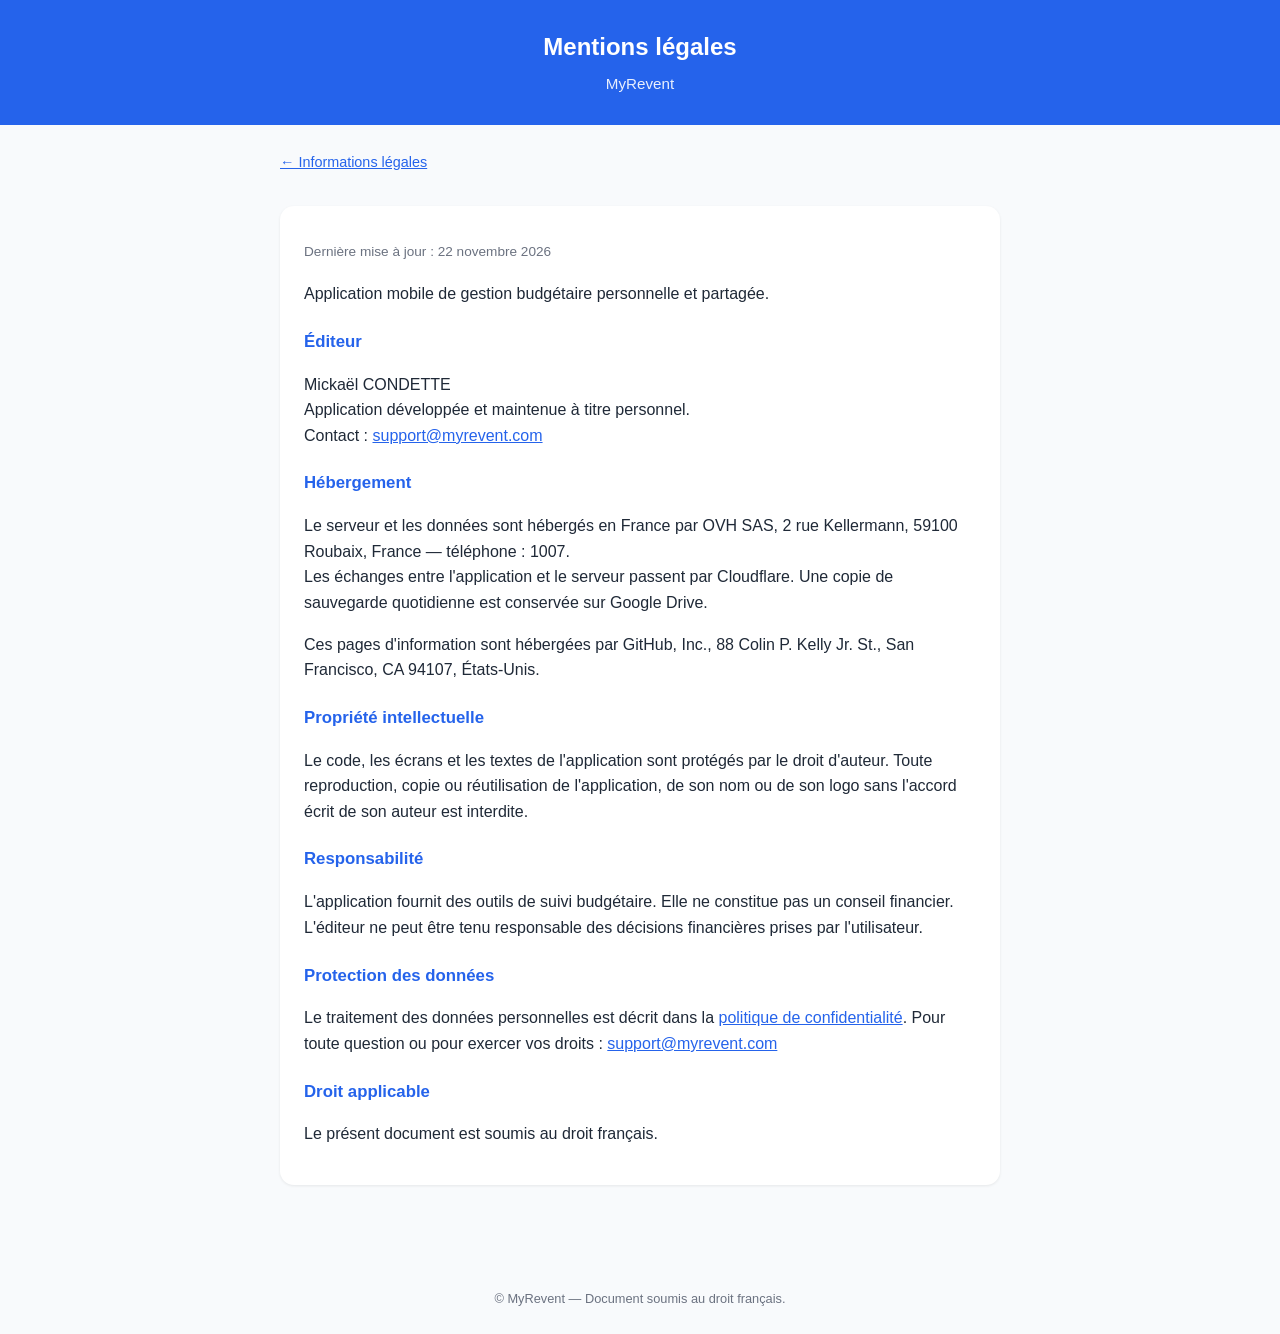
<file: mentions-legales.html>
<!DOCTYPE html>
<html lang="fr">
<head>
<meta charset="utf-8">
<meta name="viewport" content="width=device-width, initial-scale=1">
<title>MyRevent — Mentions légales</title>
<link rel="stylesheet" href="style.css">
</head>
<body>
<header>
  <h1>Mentions légales</h1>
  <p>MyRevent</p>
</header>
<main>
  <a class="back" href="index.html">← Informations légales</a>
  <div class="card">
    <p class="maj">Dernière mise à jour : 22 novembre 2026</p>

    <p>Application mobile de gestion budgétaire personnelle et partagée.</p>

    <h2>Éditeur</h2>
    <p>Mickaël CONDETTE<br>
       Application développée et maintenue à titre personnel.<br>
       Contact : <a href="mailto:support@myrevent.com">support@myrevent.com</a></p>

    <h2>Hébergement</h2>
    <p>Le serveur et les données sont hébergés en France par OVH SAS, 2 rue Kellermann, 59100 Roubaix, France — téléphone : 1007.<br>
       Les échanges entre l'application et le serveur passent par Cloudflare. Une copie de
       sauvegarde quotidienne est conservée sur Google Drive.</p>
    <p>Ces pages d'information sont hébergées par GitHub, Inc., 88 Colin P. Kelly Jr. St.,
       San Francisco, CA 94107, États-Unis.</p>

    <h2>Propriété intellectuelle</h2>
    <p>Le code, les écrans et les textes de l'application sont protégés par le droit d'auteur.
       Toute reproduction, copie ou réutilisation de l'application, de son nom ou de son logo sans
       l'accord écrit de son auteur est interdite.</p>

    <h2>Responsabilité</h2>
    <p>L'application fournit des outils de suivi budgétaire. Elle ne constitue pas un conseil
       financier. L'éditeur ne peut être tenu responsable des décisions financières prises par
       l'utilisateur.</p>

    <h2>Protection des données</h2>
    <p>Le traitement des données personnelles est décrit dans la
       <a href="confidentialite.html">politique de confidentialité</a>. Pour toute question ou pour
       exercer vos droits : <a href="mailto:support@myrevent.com">support@myrevent.com</a></p>

    <h2>Droit applicable</h2>
    <p>Le présent document est soumis au droit français.</p>
  </div>
</main>
<footer>© MyRevent — Document soumis au droit français.</footer>
</body>
</html>
</file>
<file: style.css>
:root { --bleu: #2563eb; --txt: #1f2937; --muted: #6b7280; --bg: #f8fafc; }
* { box-sizing: border-box; }
body {
  margin: 0; font-family: -apple-system, BlinkMacSystemFont, "Segoe UI", Roboto, Arial, sans-serif;
  color: var(--txt); background: var(--bg); line-height: 1.6;
}
header {
  background: var(--bleu); color: #fff; padding: 28px 20px; text-align: center;
}
header h1 { margin: 0; font-size: 1.5rem; }
header p { margin: 6px 0 0; opacity: .9; font-size: .95rem; }
main { max-width: 760px; margin: 0 auto; padding: 24px 20px 64px; }
.card {
  background: #fff; border-radius: 14px; padding: 22px 24px; margin: 16px 0;
  box-shadow: 0 1px 3px rgba(0,0,0,.08);
}
h2 { color: var(--bleu); font-size: 1.05rem; margin: 22px 0 6px; }
h2:first-child { margin-top: 0; }
.maj { color: var(--muted); font-size: .85rem; margin-bottom: 18px; }
a { color: var(--bleu); }
.menu { display: flex; flex-direction: column; gap: 12px; }
.menu a {
  display: block; background: #fff; border-radius: 12px; padding: 16px 18px;
  text-decoration: none; color: var(--txt); font-weight: 600;
  box-shadow: 0 1px 3px rgba(0,0,0,.08);
}
.menu a:hover { box-shadow: 0 2px 8px rgba(37,99,235,.18); }
.back { display: inline-block; margin-bottom: 16px; font-size: .9rem; }
footer { text-align: center; color: var(--muted); font-size: .8rem; padding: 24px; }
</file>
